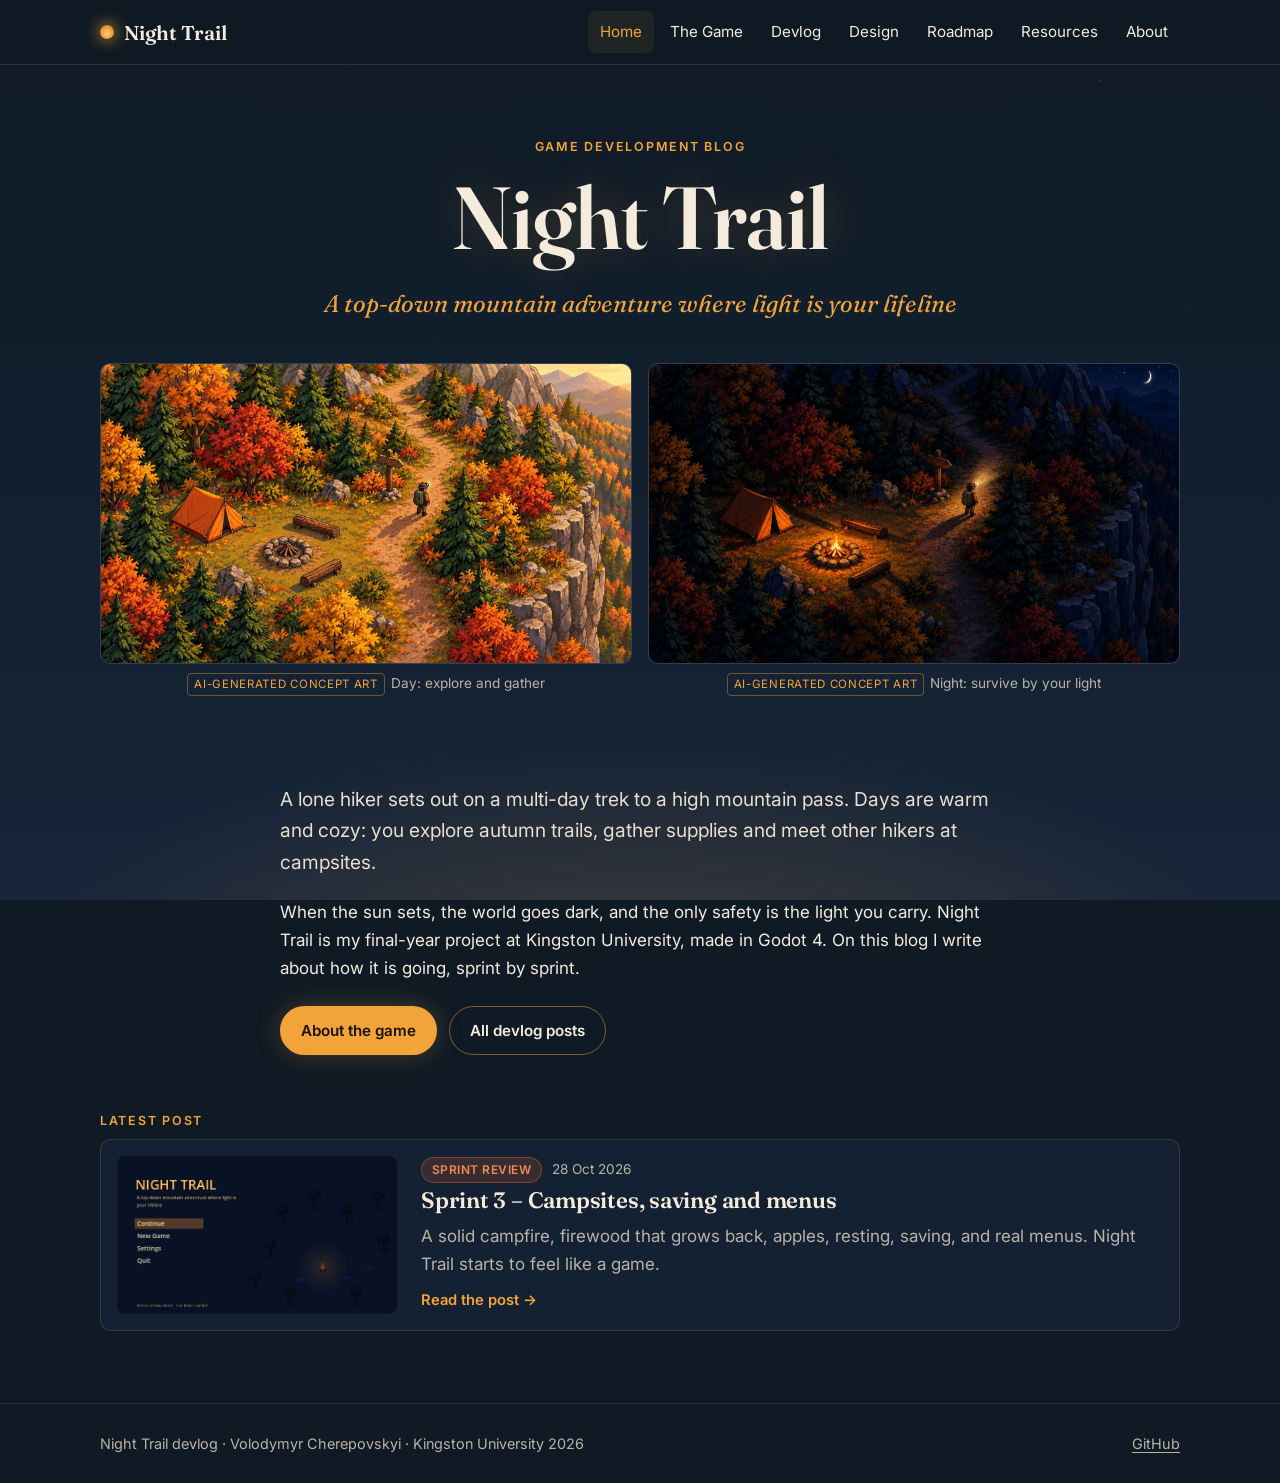
<file: index.html>
<!doctype html>
<html lang="en">
<head>
  <meta charset="utf-8">
  <meta name="viewport" content="width=device-width, initial-scale=1">
  <title>Night Trail — Devlog</title>
  <meta name="description" content="Progress blog for Night Trail, a top-down mountain adventure where light is your lifeline. Made in Godot 4.">
  <link rel="icon" href="assets/favicon.svg" type="image/svg+xml">
  <link rel="preconnect" href="https://fonts.googleapis.com">
  <link rel="preconnect" href="https://fonts.gstatic.com" crossorigin>
  <link rel="stylesheet" href="https://fonts.googleapis.com/css2?family=Fraunces:ital,opsz,wght@0,9..144,500;0,9..144,600;1,9..144,500&family=Inter:wght@400;600;700&display=swap">
  <link rel="stylesheet" href="assets/css/style.css">
</head>
<body>
  <a class="skip" href="#main">Skip to content</a>
  <header class="site-header">
    <div class="wrap">
      <a class="brand" href="index.html"><span class="brand-mark" aria-hidden="true"></span>Night Trail</a>
      <button class="nav-toggle" type="button" aria-expanded="false" aria-controls="nav">Menu</button>
      <nav class="nav" id="nav" aria-label="Main">
        <ul>
          <li><a href="index.html" aria-current="page">Home</a></li>
          <li><a href="game.html">The Game</a></li>
          <li><a href="devlog.html">Devlog</a></li>
          <li><a href="design.html">Design</a></li>
          <li><a href="roadmap.html">Roadmap</a></li>
          <li><a href="resources.html">Resources</a></li>
          <li><a href="about.html">About</a></li>
        </ul>
      </nav>
    </div>
  </header>

  <main id="main">
    <section class="hero wrap">
      <p class="eyebrow">Game development blog</p>
      <h1>Night Trail</h1>
      <p class="tagline">A top-down mountain adventure where light is your lifeline</p>

      <div class="day-night">
        <figure class="figure">
          <a class="zoom" href="media/game/day-concept.jpg" data-caption="Day: warm autumn trail and campsite. AI-generated concept art.">
            <img src="media/game/day-concept.jpg" width="1600" height="900" alt="Pixel-art autumn campsite next to a mountain trail in the daytime">
          </a>
          <figcaption><span class="ai-label">AI-generated concept art</span>Day: explore and gather</figcaption>
        </figure>
        <figure class="figure">
          <a class="zoom" href="media/game/night-concept.jpg" data-caption="Night: the same forest, lit only by fire. AI-generated concept art.">
            <img src="media/game/night-concept.jpg" width="1600" height="900" alt="The same mountain forest camp at night, lit by a campfire">
          </a>
          <figcaption><span class="ai-label">AI-generated concept art</span>Night: survive by your light</figcaption>
        </figure>
      </div>
    </section>

    <section class="narrow section">
      <p class="lead">A lone hiker sets out on a multi-day trek to a high mountain pass. Days are warm and cozy: you explore autumn trails, gather supplies and meet other hikers at campsites.</p>
      <p>When the sun sets, the world goes dark, and the only safety is the light you carry. Night Trail is my final-year project at Kingston University, made in Godot 4. On this blog I write about how it is going, sprint by sprint.</p>
      <div class="actions">
        <a class="btn btn-primary" href="game.html">About the game</a>
        <a class="btn btn-ghost" href="devlog.html">All devlog posts</a>
      </div>
    </section>

    <section class="wrap section">
      <p class="eyebrow">Latest post</p>
      <a class="post-card" href="posts/2026-10-28-sprint-3.html">
        <img src="media/sprint-3/menu-edited.png" width="1269" height="716" loading="lazy" alt="Night Trail main menu on a deep blue night with a small campfire">
        <div>
          <div class="meta"><span class="tag tag-sprint">Sprint review</span><time datetime="2026-10-28">28 Oct 2026</time></div>
          <h3>Sprint 3 – Campsites, saving and menus</h3>
          <p>A solid campfire, firewood that grows back, apples, resting, saving, and real menus. Night Trail starts to feel like a game.</p>
          <span class="more">Read the post →</span>
        </div>
      </a>
    </section>
  </main>

  <footer class="site-footer">
    <div class="wrap">
      <span>Night Trail devlog · Volodymyr Cherepovskyi · Kingston University 2026</span>
      <a href="https://github.com/vokamne">GitHub</a>
    </div>
  </footer>
  <script src="assets/js/main.js"></script>
</body>
</html>
</file>
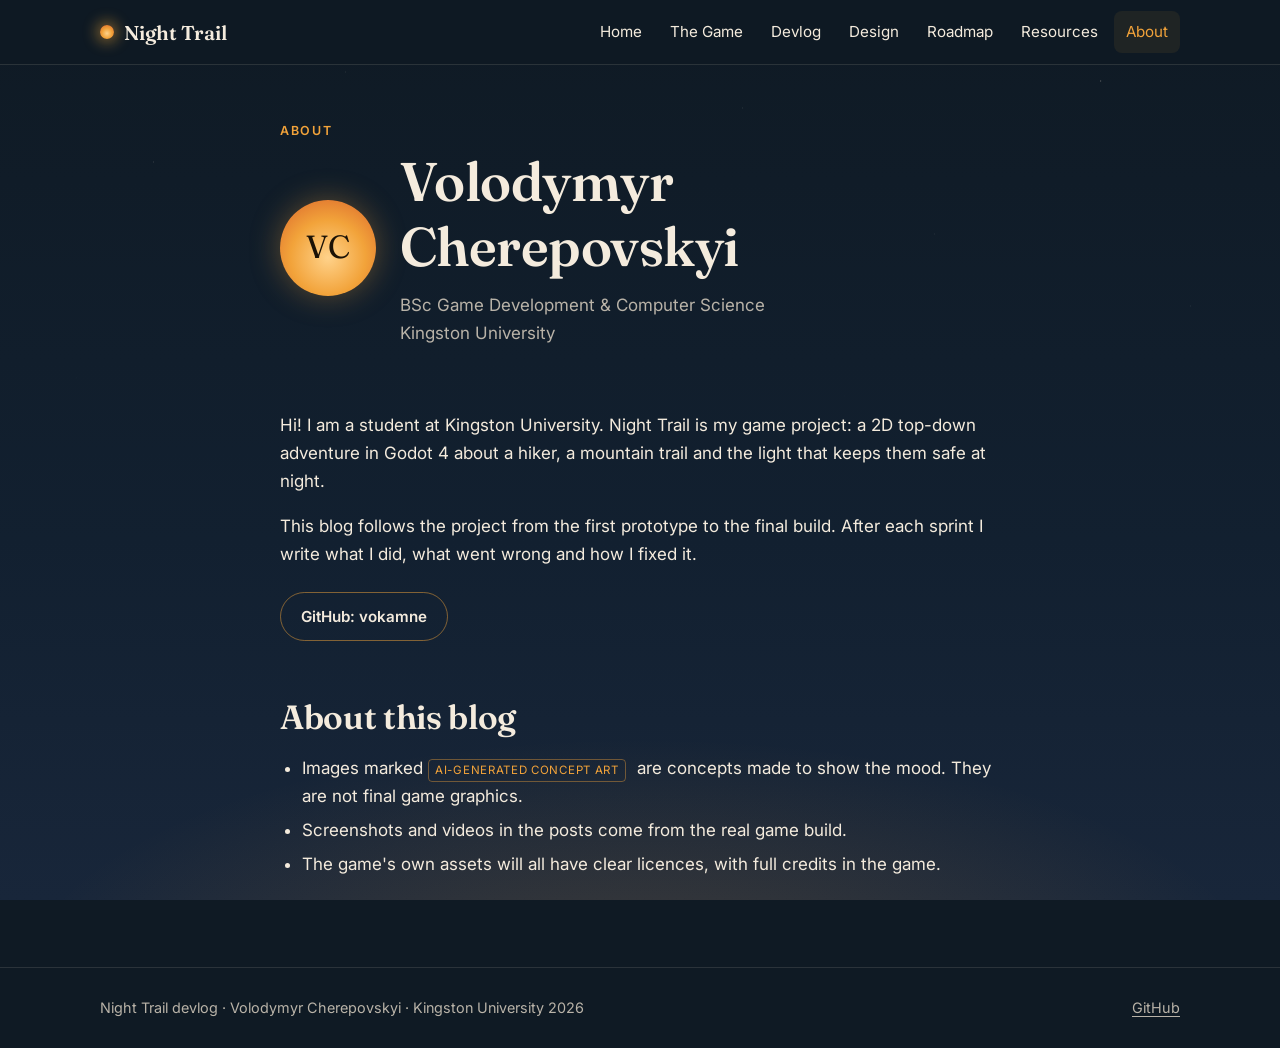
<file: about.html>
<!doctype html>
<html lang="en">
<head>
  <meta charset="utf-8">
  <meta name="viewport" content="width=device-width, initial-scale=1">
  <title>About — Night Trail</title>
  <meta name="description" content="About the developer of Night Trail.">
  <link rel="icon" href="assets/favicon.svg" type="image/svg+xml">
  <link rel="preconnect" href="https://fonts.googleapis.com">
  <link rel="preconnect" href="https://fonts.gstatic.com" crossorigin>
  <link rel="stylesheet" href="https://fonts.googleapis.com/css2?family=Fraunces:ital,opsz,wght@0,9..144,500;0,9..144,600;1,9..144,500&family=Inter:wght@400;600;700&display=swap">
  <link rel="stylesheet" href="assets/css/style.css">
</head>
<body>
  <a class="skip" href="#main">Skip to content</a>
  <header class="site-header">
    <div class="wrap">
      <a class="brand" href="index.html"><span class="brand-mark" aria-hidden="true"></span>Night Trail</a>
      <button class="nav-toggle" type="button" aria-expanded="false" aria-controls="nav">Menu</button>
      <nav class="nav" id="nav" aria-label="Main">
        <ul>
          <li><a href="index.html">Home</a></li>
          <li><a href="game.html">The Game</a></li>
          <li><a href="devlog.html">Devlog</a></li>
          <li><a href="design.html">Design</a></li>
          <li><a href="roadmap.html">Roadmap</a></li>
          <li><a href="resources.html">Resources</a></li>
          <li><a href="about.html" aria-current="page">About</a></li>
        </ul>
      </nav>
    </div>
  </header>

  <main id="main" class="narrow">
    <header class="page-head">
      <p class="eyebrow">About</p>
      <div class="profile">
        <div class="avatar" aria-hidden="true">VC</div>
        <div>
          <h1 style="margin-bottom:.2em">Volodymyr Cherepovskyi</h1>
          <p class="muted" style="margin:0">BSc Game Development &amp; Computer Science<br>Kingston University</p>
        </div>
      </div>
    </header>

    <section class="section">
      <p>Hi! I am a student at Kingston University. Night Trail is my game project: a 2D top-down adventure in Godot 4 about a hiker, a mountain trail and the light that keeps them safe at night.</p>
      <p>This blog follows the project from the first prototype to the final build. After each sprint I write what I did, what went wrong and how I fixed it.</p>
      <div class="actions">
        <a class="btn btn-ghost" href="https://github.com/vokamne">GitHub: vokamne</a>
      </div>
    </section>

    <section class="section">
      <h2>About this blog</h2>
      <ul>
        <li>Images marked <span class="ai-label">AI-generated concept art</span> are concepts made to show the mood. They are not final game graphics.</li>
        <li>Screenshots and videos in the posts come from the real game build.</li>
        <li>The game's own assets will all have clear licences, with full credits in the game.</li>
      </ul>
    </section>
  </main>

  <footer class="site-footer">
    <div class="wrap">
      <span>Night Trail devlog · Volodymyr Cherepovskyi · Kingston University 2026</span>
      <a href="https://github.com/vokamne">GitHub</a>
    </div>
  </footer>
  <script src="assets/js/main.js"></script>
</body>
</html>
</file>
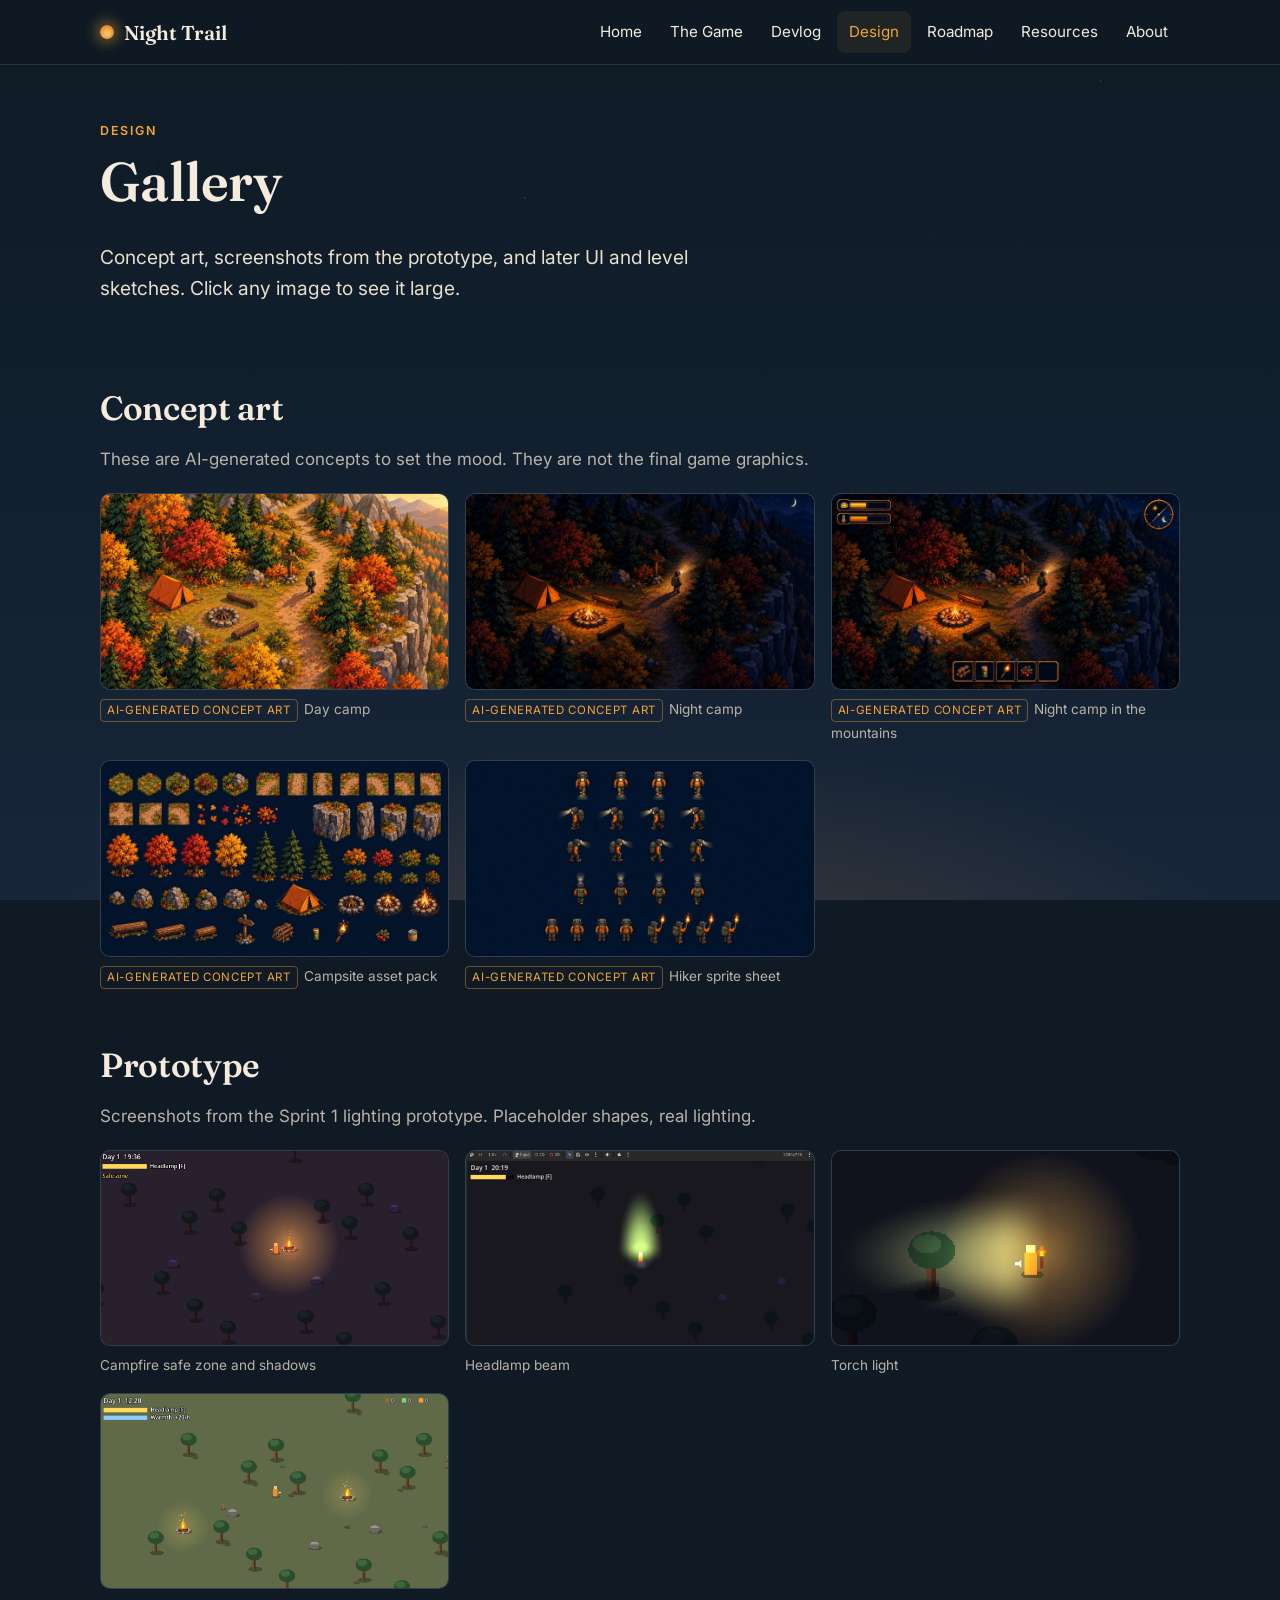
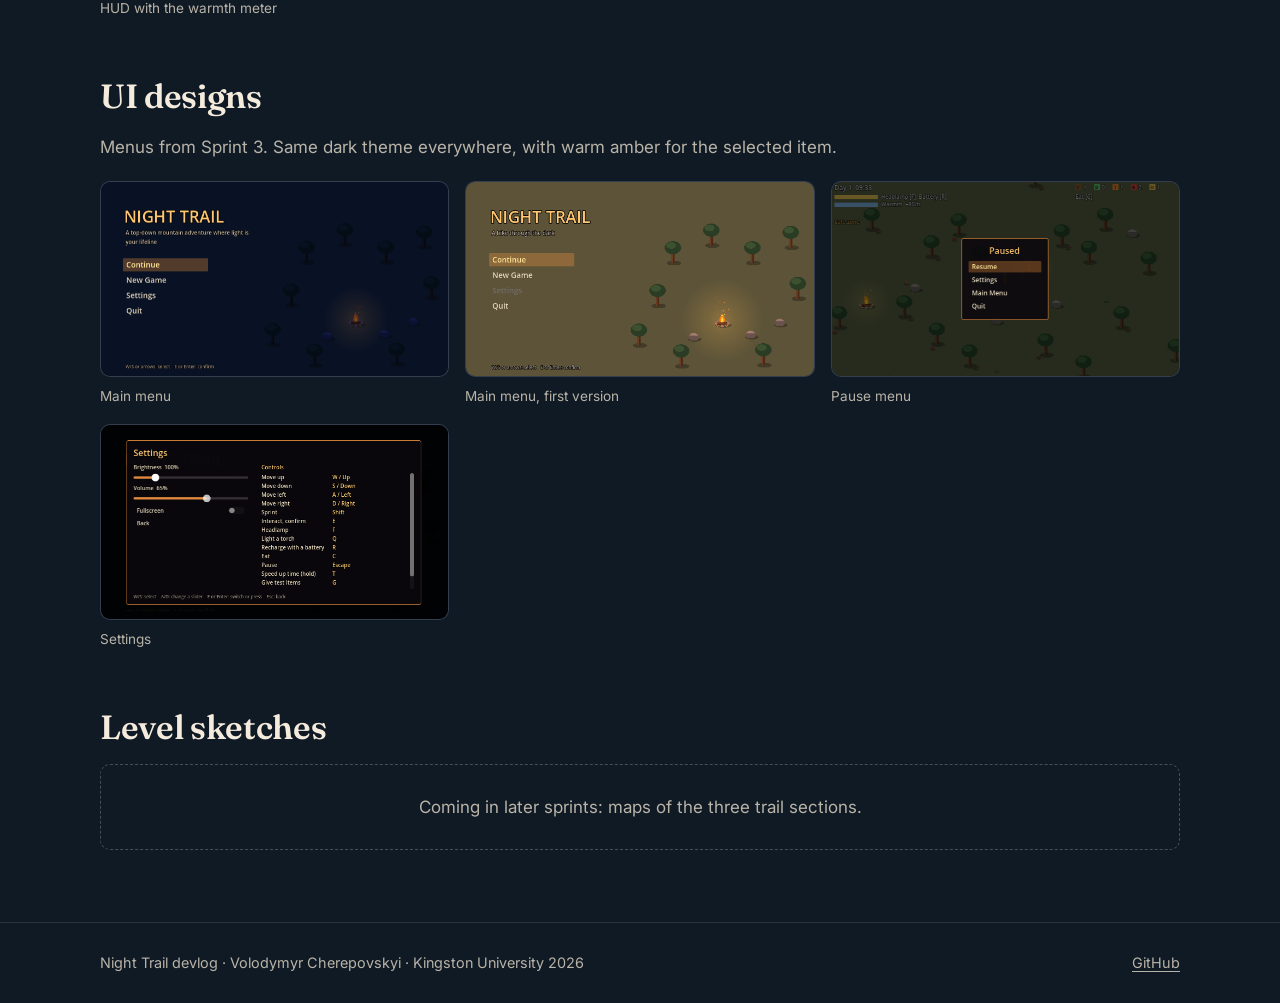
<file: design.html>
<!doctype html>
<html lang="en">
<head>
  <meta charset="utf-8">
  <meta name="viewport" content="width=device-width, initial-scale=1">
  <title>Design — Night Trail</title>
  <meta name="description" content="Concept art, prototype screenshots and design sketches for Night Trail.">
  <link rel="icon" href="assets/favicon.svg" type="image/svg+xml">
  <link rel="preconnect" href="https://fonts.googleapis.com">
  <link rel="preconnect" href="https://fonts.gstatic.com" crossorigin>
  <link rel="stylesheet" href="https://fonts.googleapis.com/css2?family=Fraunces:ital,opsz,wght@0,9..144,500;0,9..144,600;1,9..144,500&family=Inter:wght@400;600;700&display=swap">
  <link rel="stylesheet" href="assets/css/style.css">
</head>
<body>
  <a class="skip" href="#main">Skip to content</a>
  <header class="site-header">
    <div class="wrap">
      <a class="brand" href="index.html"><span class="brand-mark" aria-hidden="true"></span>Night Trail</a>
      <button class="nav-toggle" type="button" aria-expanded="false" aria-controls="nav">Menu</button>
      <nav class="nav" id="nav" aria-label="Main">
        <ul>
          <li><a href="index.html">Home</a></li>
          <li><a href="game.html">The Game</a></li>
          <li><a href="devlog.html">Devlog</a></li>
          <li><a href="design.html" aria-current="page">Design</a></li>
          <li><a href="roadmap.html">Roadmap</a></li>
          <li><a href="resources.html">Resources</a></li>
          <li><a href="about.html">About</a></li>
        </ul>
      </nav>
    </div>
  </header>

  <main id="main" class="wrap">
    <header class="page-head">
      <p class="eyebrow">Design</p>
      <h1>Gallery</h1>
      <p class="lead">Concept art, screenshots from the prototype, and later UI and level sketches. Click any image to see it large.</p>
    </header>

    <section class="section">
      <h2>Concept art</h2>
      <p class="muted">These are AI-generated concepts to set the mood. They are not the final game graphics.</p>
      <div class="gallery">
        <figure class="figure">
          <a class="zoom" href="media/game/day-concept.jpg" data-caption="Day concept: autumn camp by the mountain trail. AI-generated concept art.">
            <img src="media/game/day-concept.jpg" width="1600" height="900" loading="lazy" alt="Autumn camp by a mountain trail in daylight">
          </a>
          <figcaption><span class="ai-label">AI-generated concept art</span>Day camp</figcaption>
        </figure>
        <figure class="figure">
          <a class="zoom" href="media/game/night-concept.jpg" data-caption="Night concept: camp in the mountain forest. AI-generated concept art.">
            <img src="media/game/night-concept.jpg" width="1600" height="900" loading="lazy" alt="Camp in a mountain forest at night, lit by a fire">
          </a>
          <figcaption><span class="ai-label">AI-generated concept art</span>Night camp</figcaption>
        </figure>
        <figure class="figure">
          <a class="zoom" href="media/game/night-camp-concept.jpg" data-caption="Night camp in the mountains. AI-generated concept art.">
            <img src="media/game/night-camp-concept.jpg" width="1600" height="900" loading="lazy" alt="Night camp in the mountains">
          </a>
          <figcaption><span class="ai-label">AI-generated concept art</span>Night camp in the mountains</figcaption>
        </figure>
        <figure class="figure">
          <a class="zoom" href="media/game/asset-pack-concept.jpg" data-caption="Autumn pixel asset pack for the campsite. AI-generated concept art.">
            <img src="media/game/asset-pack-concept.jpg" width="1600" height="900" loading="lazy" alt="Autumn pixel-art asset sheet for a campsite">
          </a>
          <figcaption><span class="ai-label">AI-generated concept art</span>Campsite asset pack</figcaption>
        </figure>
        <figure class="figure">
          <a class="zoom" href="media/game/hiker-sprite-concept.jpg" data-caption="Hiker sprite sheet with headlamp and torch. AI-generated concept art.">
            <img src="media/game/hiker-sprite-concept.jpg" width="1600" height="900" loading="lazy" alt="Pixel-art sprite sheet of a hiker walking in four directions with a headlamp and a torch">
          </a>
          <figcaption><span class="ai-label">AI-generated concept art</span>Hiker sprite sheet</figcaption>
        </figure>
      </div>
    </section>

    <section class="section">
      <h2>Prototype</h2>
      <p class="muted">Screenshots from the Sprint 1 lighting prototype. Placeholder shapes, real lighting.</p>
      <div class="gallery">
        <figure class="figure">
          <a class="zoom" href="media/sprint-1/shadows-campfire.png" data-caption="Sprint 1: campfire safe zone and soft tree shadows.">
            <img src="media/sprint-1/shadows-campfire.png" width="1267" height="704" loading="lazy" alt="Hiker next to a campfire at night with soft tree shadows">
          </a>
          <figcaption>Campfire safe zone and shadows</figcaption>
        </figure>
        <figure class="figure">
          <a class="zoom" href="media/sprint-1/beam-warm.png" data-caption="Sprint 1: headlamp with a warmer light.">
            <img src="media/sprint-1/beam-warm.png" width="1286" height="786" loading="lazy" alt="Hiker with a warm headlamp beam at night">
          </a>
          <figcaption>Headlamp beam</figcaption>
        </figure>
        <figure class="figure">
          <a class="zoom" href="media/sprint-2/torch-fixed.png" data-caption="Sprint 2: torch light at night.">
            <img src="media/sprint-2/torch-fixed.png" width="440" height="282" loading="lazy" alt="Hiker holding a torch at night, soft warm light">
          </a>
          <figcaption>Torch light</figcaption>
        </figure>
        <figure class="figure">
          <a class="zoom" href="media/sprint-2/warmth-added.png" data-caption="Sprint 2: HUD with warmth meter and two campfires.">
            <img src="media/sprint-2/warmth-added.png" width="1275" height="711" loading="lazy" alt="Daytime scene with two campfires and the HUD with headlamp and warmth meters">
          </a>
          <figcaption>HUD with the warmth meter</figcaption>
        </figure>
      </div>
    </section>

    <section class="section">
      <h2>UI designs</h2>
      <p class="muted">Menus from Sprint 3. Same dark theme everywhere, with warm amber for the selected item.</p>
      <div class="gallery">
        <figure class="figure">
          <a class="zoom" href="media/sprint-3/menu-edited.png" data-caption="Main menu: deep blue night, the campfire is the only warm light.">
            <img src="media/sprint-3/menu-edited.png" width="1269" height="716" loading="lazy" alt="Main menu with Continue, New Game, Settings, Quit on a deep blue night">
          </a>
          <figcaption>Main menu</figcaption>
        </figure>
        <figure class="figure">
          <a class="zoom" href="media/sprint-3/menu-added.png" data-caption="Main menu, first version: looked like a cloudy day.">
            <img src="media/sprint-3/menu-added.png" width="1271" height="714" loading="lazy" alt="First version of the main menu with a grey-green background">
          </a>
          <figcaption>Main menu, first version</figcaption>
        </figure>
        <figure class="figure">
          <a class="zoom" href="media/sprint-3/menu-in-game.png" data-caption="Pause menu: Resume, Settings, Main Menu, Quit.">
            <img src="media/sprint-3/menu-in-game.png" width="1278" height="718" loading="lazy" alt="Pause menu over the game: Resume, Settings, Main Menu, Quit">
          </a>
          <figcaption>Pause menu</figcaption>
        </figure>
        <figure class="figure">
          <a class="zoom" href="media/sprint-3/settings-added.png" data-caption="Settings: brightness, volume, fullscreen and the list of controls.">
            <img src="media/sprint-3/settings-added.png" width="1271" height="714" loading="lazy" alt="Settings screen with brightness and volume sliders, fullscreen switch and a list of controls">
          </a>
          <figcaption>Settings</figcaption>
        </figure>
      </div>
    </section>

    <section class="section">
      <h2>Level sketches</h2>
      <div class="placeholder">Coming in later sprints: maps of the three trail sections.</div>
    </section>
  </main>

  <footer class="site-footer">
    <div class="wrap">
      <span>Night Trail devlog · Volodymyr Cherepovskyi · Kingston University 2026</span>
      <a href="https://github.com/vokamne">GitHub</a>
    </div>
  </footer>
  <script src="assets/js/main.js"></script>
</body>
</html>
</file>
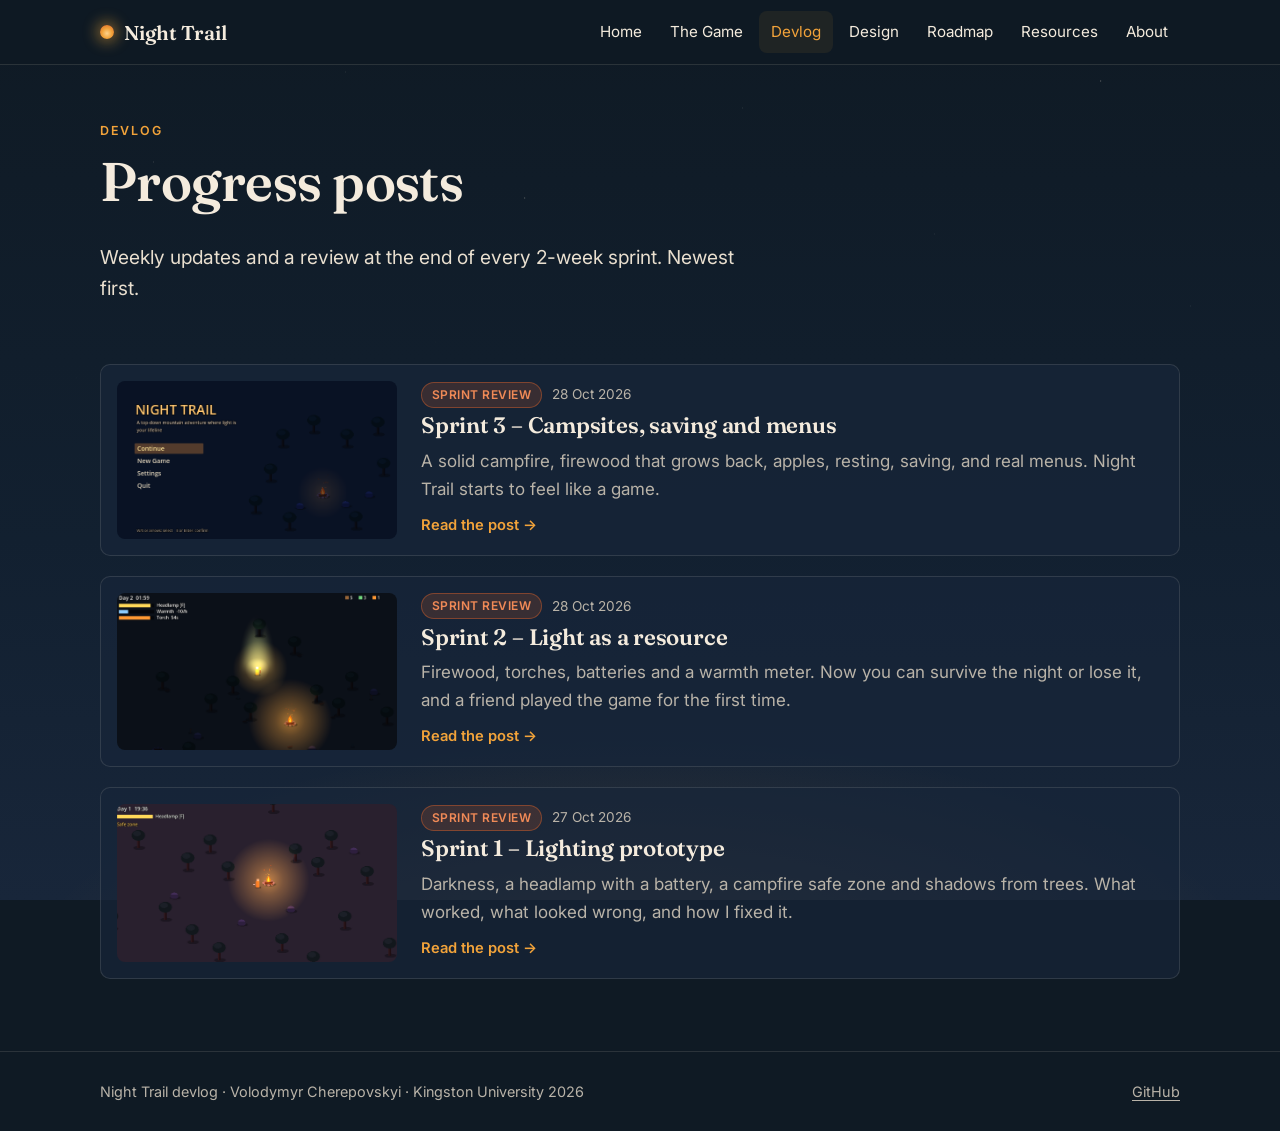
<file: devlog.html>
<!doctype html>
<html lang="en">
<head>
  <meta charset="utf-8">
  <meta name="viewport" content="width=device-width, initial-scale=1">
  <title>Devlog — Night Trail</title>
  <meta name="description" content="Weekly updates and sprint reviews for Night Trail.">
  <link rel="icon" href="assets/favicon.svg" type="image/svg+xml">
  <link rel="preconnect" href="https://fonts.googleapis.com">
  <link rel="preconnect" href="https://fonts.gstatic.com" crossorigin>
  <link rel="stylesheet" href="https://fonts.googleapis.com/css2?family=Fraunces:ital,opsz,wght@0,9..144,500;0,9..144,600;1,9..144,500&family=Inter:wght@400;600;700&display=swap">
  <link rel="stylesheet" href="assets/css/style.css">
</head>
<body>
  <a class="skip" href="#main">Skip to content</a>
  <header class="site-header">
    <div class="wrap">
      <a class="brand" href="index.html"><span class="brand-mark" aria-hidden="true"></span>Night Trail</a>
      <button class="nav-toggle" type="button" aria-expanded="false" aria-controls="nav">Menu</button>
      <nav class="nav" id="nav" aria-label="Main">
        <ul>
          <li><a href="index.html">Home</a></li>
          <li><a href="game.html">The Game</a></li>
          <li><a href="devlog.html" aria-current="page">Devlog</a></li>
          <li><a href="design.html">Design</a></li>
          <li><a href="roadmap.html">Roadmap</a></li>
          <li><a href="resources.html">Resources</a></li>
          <li><a href="about.html">About</a></li>
        </ul>
      </nav>
    </div>
  </header>

  <main id="main" class="wrap">
    <header class="page-head">
      <p class="eyebrow">Devlog</p>
      <h1>Progress posts</h1>
      <p class="lead">Weekly updates and a review at the end of every 2-week sprint. Newest first.</p>
    </header>

    <!-- New posts go at the top of this list -->
    <div class="post-list">
      <a class="post-card" href="posts/2026-10-28-sprint-3.html">
        <img src="media/sprint-3/menu-edited.png" width="1269" height="716" loading="lazy" alt="Night Trail main menu on a deep blue night with a small campfire">
        <div>
          <div class="meta"><span class="tag tag-sprint">Sprint review</span><time datetime="2026-10-28">28 Oct 2026</time></div>
          <h3>Sprint 3 – Campsites, saving and menus</h3>
          <p>A solid campfire, firewood that grows back, apples, resting, saving, and real menus. Night Trail starts to feel like a game.</p>
          <span class="more">Read the post →</span>
        </div>
      </a>
      <a class="post-card" href="posts/2026-10-28-sprint-2.html">
        <img src="media/sprint-2/torch-overexposed.png" width="1273" height="714" loading="lazy" alt="Prototype screenshot: hiker with a torch at night near a campfire">
        <div>
          <div class="meta"><span class="tag tag-sprint">Sprint review</span><time datetime="2026-10-28">28 Oct 2026</time></div>
          <h3>Sprint 2 – Light as a resource</h3>
          <p>Firewood, torches, batteries and a warmth meter. Now you can survive the night or lose it, and a friend played the game for the first time.</p>
          <span class="more">Read the post →</span>
        </div>
      </a>
      <a class="post-card" href="posts/2026-10-27-sprint-1.html">
        <img src="media/sprint-1/shadows-campfire.png" width="1267" height="704" loading="lazy" alt="Prototype screenshot: hiker next to a campfire at night, trees casting soft shadows">
        <div>
          <div class="meta"><span class="tag tag-sprint">Sprint review</span><time datetime="2026-10-27">27 Oct 2026</time></div>
          <h3>Sprint 1 – Lighting prototype</h3>
          <p>Darkness, a headlamp with a battery, a campfire safe zone and shadows from trees. What worked, what looked wrong, and how I fixed it.</p>
          <span class="more">Read the post →</span>
        </div>
      </a>
    </div>
  </main>

  <footer class="site-footer">
    <div class="wrap">
      <span>Night Trail devlog · Volodymyr Cherepovskyi · Kingston University 2026</span>
      <a href="https://github.com/vokamne">GitHub</a>
    </div>
  </footer>
  <script src="assets/js/main.js"></script>
</body>
</html>
</file>
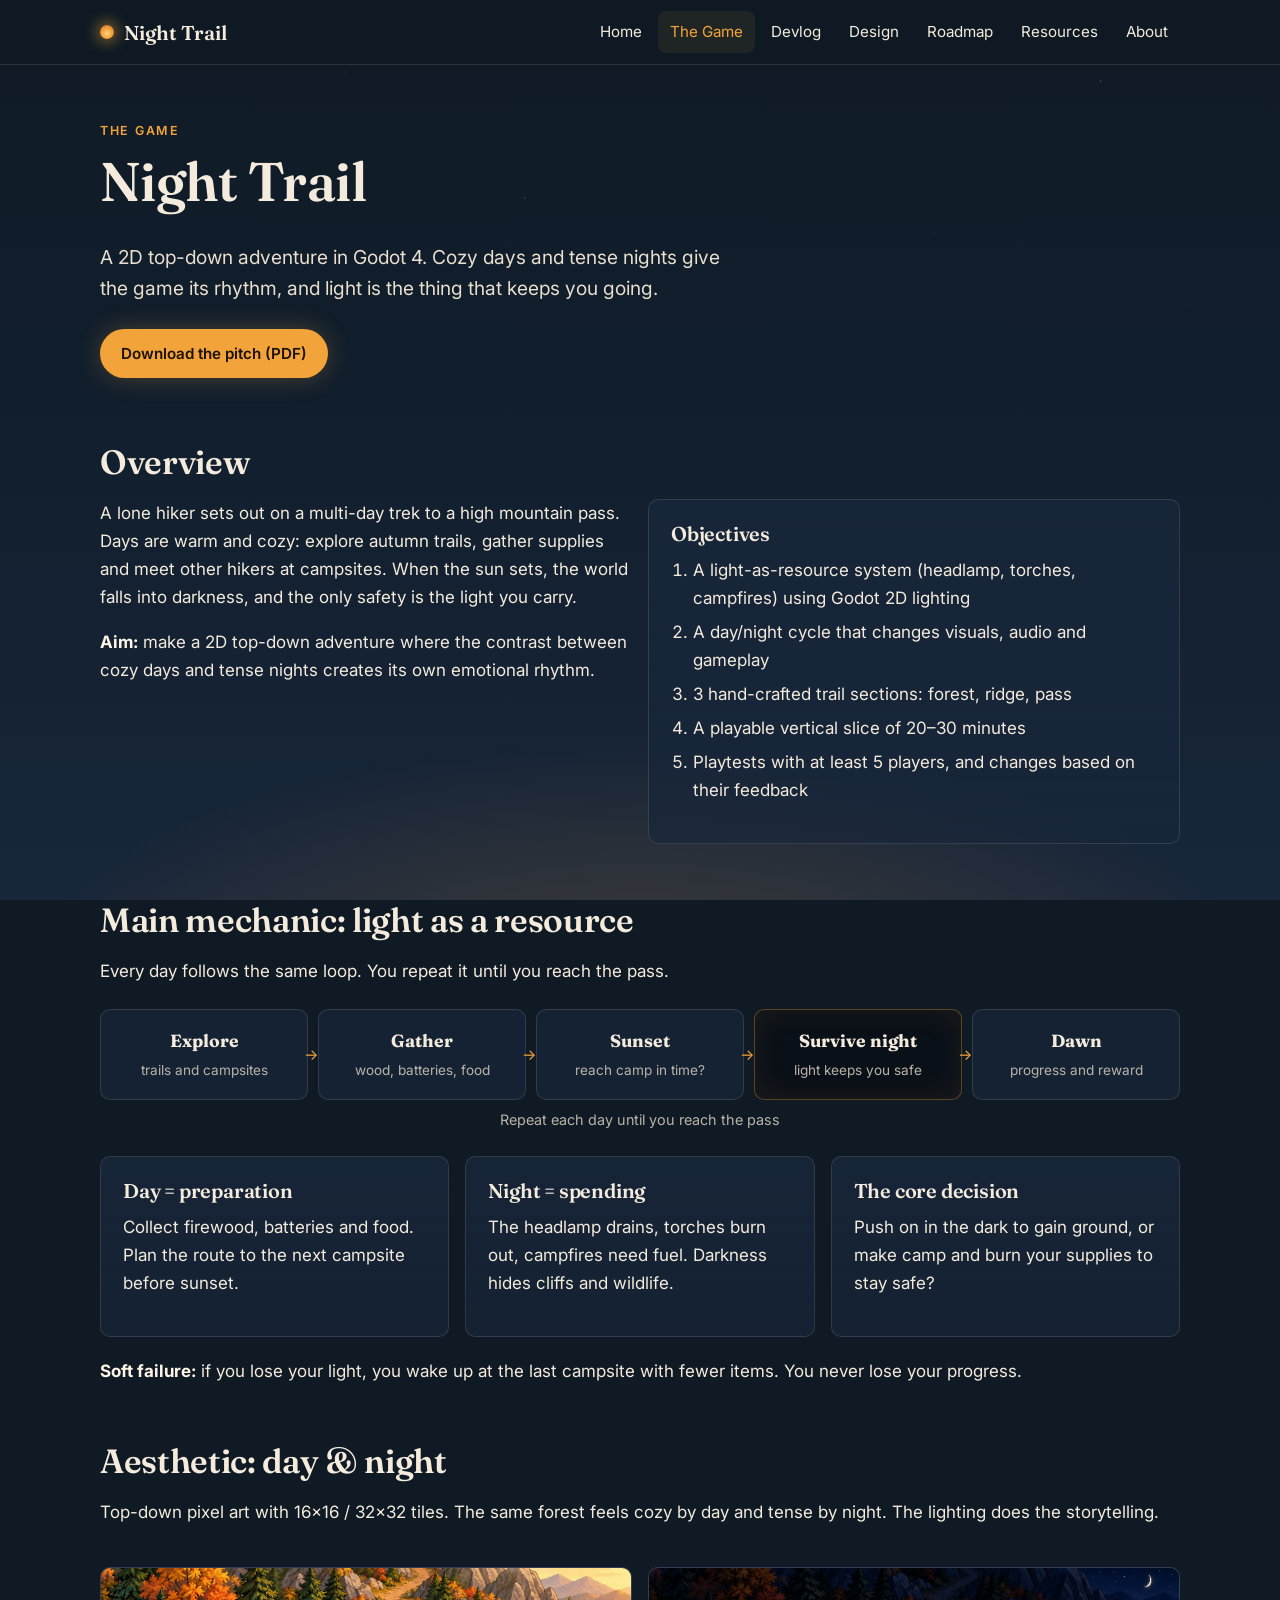
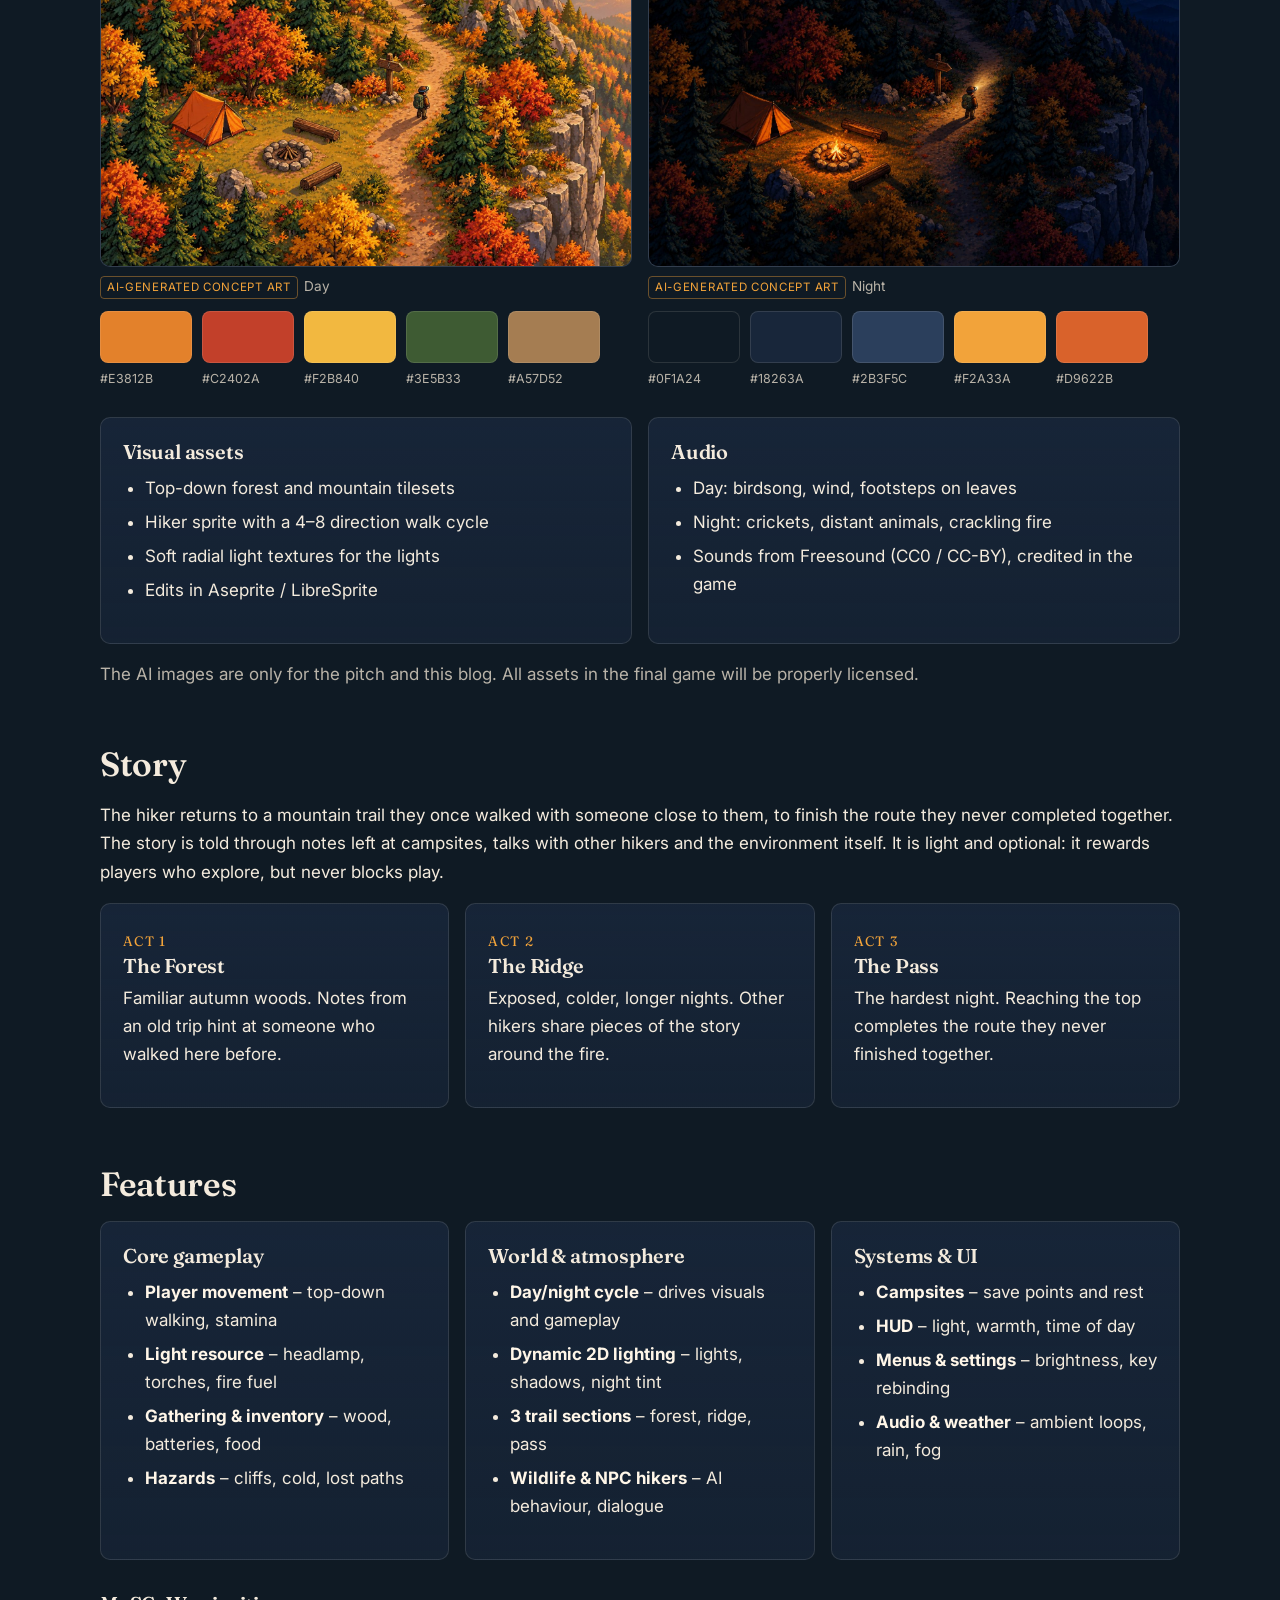
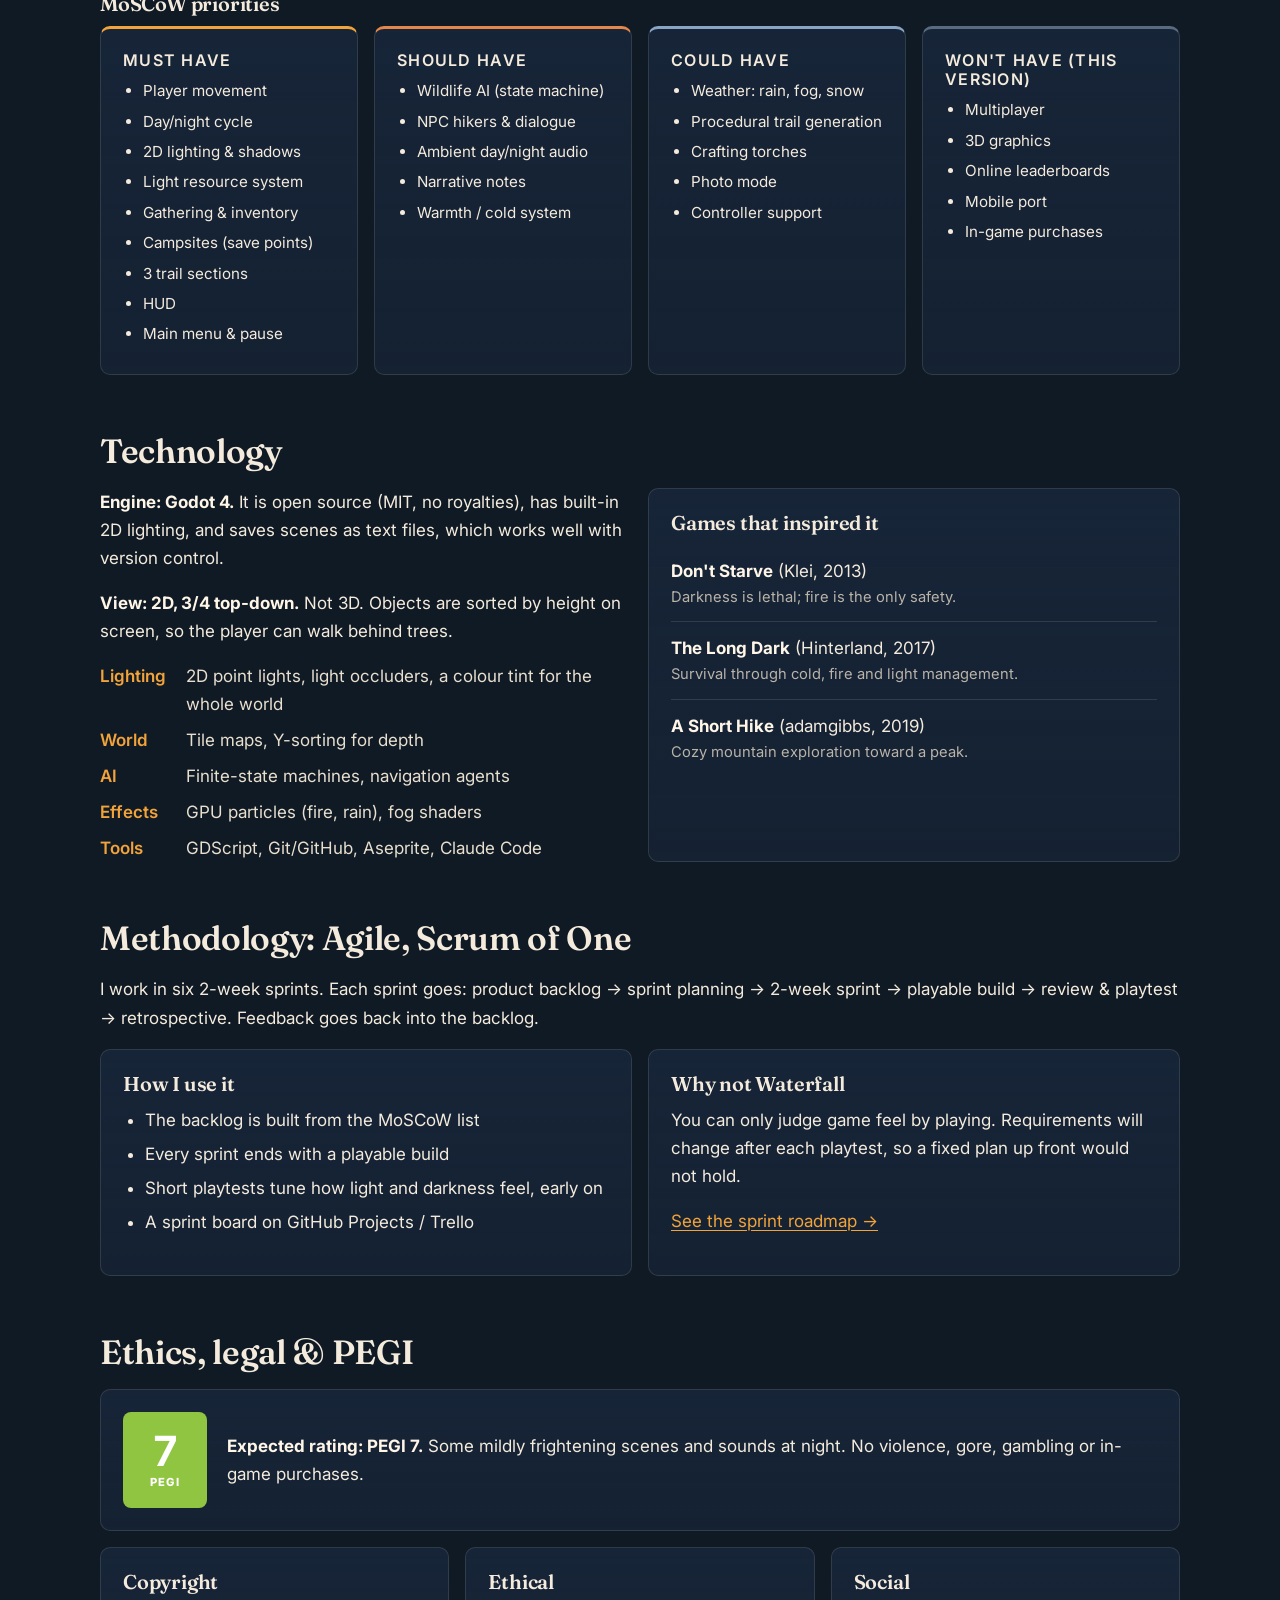
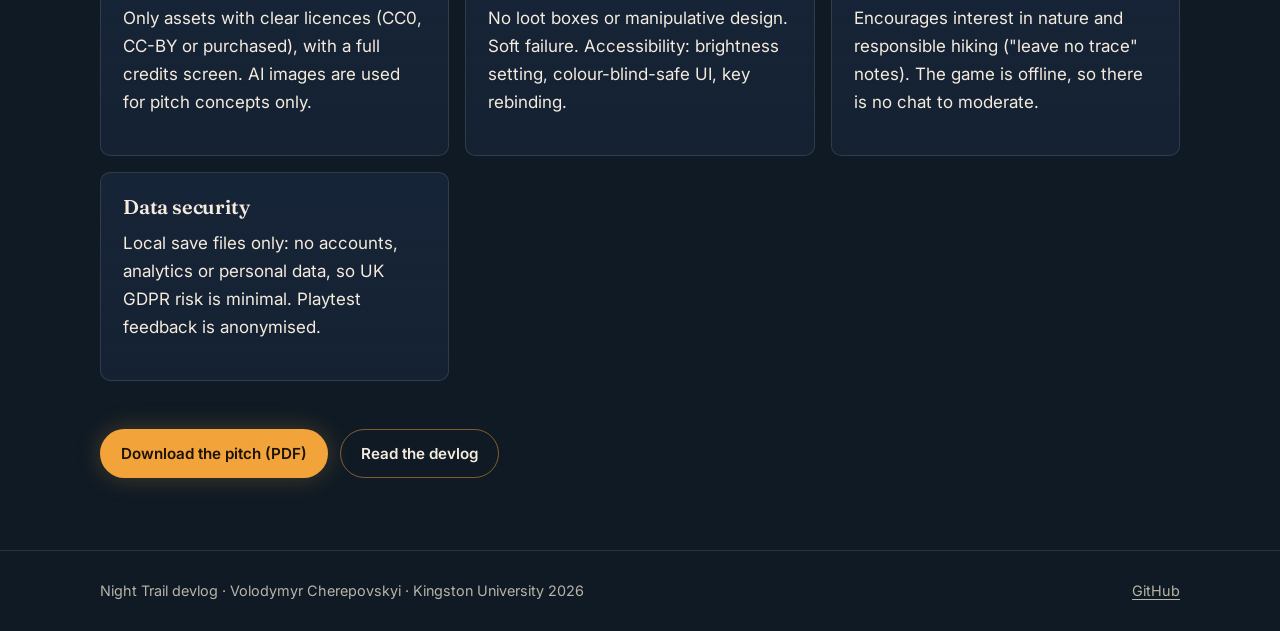
<file: game.html>
<!doctype html>
<html lang="en">
<head>
  <meta charset="utf-8">
  <meta name="viewport" content="width=device-width, initial-scale=1">
  <title>The Game — Night Trail</title>
  <meta name="description" content="Night Trail: overview, core mechanic, aesthetic, story, features, technology, methodology and ethics.">
  <link rel="icon" href="assets/favicon.svg" type="image/svg+xml">
  <link rel="preconnect" href="https://fonts.googleapis.com">
  <link rel="preconnect" href="https://fonts.gstatic.com" crossorigin>
  <link rel="stylesheet" href="https://fonts.googleapis.com/css2?family=Fraunces:ital,opsz,wght@0,9..144,500;0,9..144,600;1,9..144,500&family=Inter:wght@400;600;700&display=swap">
  <link rel="stylesheet" href="assets/css/style.css">
</head>
<body>
  <a class="skip" href="#main">Skip to content</a>
  <header class="site-header">
    <div class="wrap">
      <a class="brand" href="index.html"><span class="brand-mark" aria-hidden="true"></span>Night Trail</a>
      <button class="nav-toggle" type="button" aria-expanded="false" aria-controls="nav">Menu</button>
      <nav class="nav" id="nav" aria-label="Main">
        <ul>
          <li><a href="index.html">Home</a></li>
          <li><a href="game.html" aria-current="page">The Game</a></li>
          <li><a href="devlog.html">Devlog</a></li>
          <li><a href="design.html">Design</a></li>
          <li><a href="roadmap.html">Roadmap</a></li>
          <li><a href="resources.html">Resources</a></li>
          <li><a href="about.html">About</a></li>
        </ul>
      </nav>
    </div>
  </header>

  <main id="main" class="wrap">
    <header class="page-head">
      <p class="eyebrow">The Game</p>
      <h1>Night Trail</h1>
      <p class="lead">A 2D top-down adventure in Godot 4. Cozy days and tense nights give the game its rhythm, and light is the thing that keeps you going.</p>
      <div class="actions">
        <a class="btn btn-primary" href="source/Night_Trail_Pitch.pdf" download>Download the pitch (PDF)</a>
      </div>
    </header>

    <!-- Overview -->
    <section class="section">
      <h2>Overview</h2>
      <div class="grid grid-2">
        <div>
          <p>A lone hiker sets out on a multi-day trek to a high mountain pass. Days are warm and cozy: explore autumn trails, gather supplies and meet other hikers at campsites. When the sun sets, the world falls into darkness, and the only safety is the light you carry.</p>
          <p><strong>Aim:</strong> make a 2D top-down adventure where the contrast between cozy days and tense nights creates its own emotional rhythm.</p>
        </div>
        <div class="card">
          <h3>Objectives</h3>
          <ol>
            <li>A light-as-resource system (headlamp, torches, campfires) using Godot 2D lighting</li>
            <li>A day/night cycle that changes visuals, audio and gameplay</li>
            <li>3 hand-crafted trail sections: forest, ridge, pass</li>
            <li>A playable vertical slice of 20–30 minutes</li>
            <li>Playtests with at least 5 players, and changes based on their feedback</li>
          </ol>
        </div>
      </div>
    </section>

    <!-- Core mechanic -->
    <section class="section">
      <h2>Main mechanic: light as a resource</h2>
      <p>Every day follows the same loop. You repeat it until you reach the pass.</p>
      <div class="loop" role="list">
        <div class="step" role="listitem"><strong>Explore</strong><span>trails and campsites</span></div>
        <div class="step" role="listitem"><strong>Gather</strong><span>wood, batteries, food</span></div>
        <div class="step" role="listitem"><strong>Sunset</strong><span>reach camp in time?</span></div>
        <div class="step night" role="listitem"><strong>Survive night</strong><span>light keeps you safe</span></div>
        <div class="step" role="listitem"><strong>Dawn</strong><span>progress and reward</span></div>
      </div>
      <p class="loop-note">Repeat each day until you reach the pass</p>

      <div class="grid grid-3" style="margin-top:24px">
        <div class="card">
          <h3>Day = preparation</h3>
          <p>Collect firewood, batteries and food. Plan the route to the next campsite before sunset.</p>
        </div>
        <div class="card">
          <h3>Night = spending</h3>
          <p>The headlamp drains, torches burn out, campfires need fuel. Darkness hides cliffs and wildlife.</p>
        </div>
        <div class="card">
          <h3>The core decision</h3>
          <p>Push on in the dark to gain ground, or make camp and burn your supplies to stay safe?</p>
        </div>
      </div>
      <p style="margin-top:20px"><strong>Soft failure:</strong> if you lose your light, you wake up at the last campsite with fewer items. You never lose your progress.</p>
    </section>

    <!-- Aesthetic -->
    <section class="section">
      <h2>Aesthetic: day &amp; night</h2>
      <p>Top-down pixel art with 16×16 / 32×32 tiles. The same forest feels cozy by day and tense by night. The lighting does the storytelling.</p>
      <div class="day-night">
        <figure class="figure">
          <a class="zoom" href="media/game/day-concept.jpg" data-caption="Day concept. AI-generated concept art.">
            <img src="media/game/day-concept.jpg" width="1600" height="900" loading="lazy" alt="Autumn campsite by a mountain trail in daylight">
          </a>
          <figcaption><span class="ai-label">AI-generated concept art</span>Day</figcaption>
          <div class="palette" aria-label="Day palette">
            <div class="swatch"><i style="background:#E3812B"></i>#E3812B</div>
            <div class="swatch"><i style="background:#C2402A"></i>#C2402A</div>
            <div class="swatch"><i style="background:#F2B840"></i>#F2B840</div>
            <div class="swatch"><i style="background:#3E5B33"></i>#3E5B33</div>
            <div class="swatch"><i style="background:#A57D52"></i>#A57D52</div>
          </div>
        </figure>
        <figure class="figure">
          <a class="zoom" href="media/game/night-concept.jpg" data-caption="Night concept. AI-generated concept art.">
            <img src="media/game/night-concept.jpg" width="1600" height="900" loading="lazy" alt="The same campsite at night, lit by a campfire">
          </a>
          <figcaption><span class="ai-label">AI-generated concept art</span>Night</figcaption>
          <div class="palette" aria-label="Night palette">
            <div class="swatch"><i style="background:#0F1A24"></i>#0F1A24</div>
            <div class="swatch"><i style="background:#18263A"></i>#18263A</div>
            <div class="swatch"><i style="background:#2B3F5C"></i>#2B3F5C</div>
            <div class="swatch"><i style="background:#F2A33A"></i>#F2A33A</div>
            <div class="swatch"><i style="background:#D9622B"></i>#D9622B</div>
          </div>
        </figure>
      </div>

      <div class="grid grid-2" style="margin-top:28px">
        <div class="card">
          <h3>Visual assets</h3>
          <ul>
            <li>Top-down forest and mountain tilesets</li>
            <li>Hiker sprite with a 4–8 direction walk cycle</li>
            <li>Soft radial light textures for the lights</li>
            <li>Edits in Aseprite / LibreSprite</li>
          </ul>
        </div>
        <div class="card">
          <h3>Audio</h3>
          <ul>
            <li>Day: birdsong, wind, footsteps on leaves</li>
            <li>Night: crickets, distant animals, crackling fire</li>
            <li>Sounds from Freesound (CC0 / CC-BY), credited in the game</li>
          </ul>
        </div>
      </div>
      <p class="muted" style="margin-top:16px">The AI images are only for the pitch and this blog. All assets in the final game will be properly licensed.</p>
    </section>

    <!-- Story -->
    <section class="section">
      <h2>Story</h2>
      <p>The hiker returns to a mountain trail they once walked with someone close to them, to finish the route they never completed together. The story is told through notes left at campsites, talks with other hikers and the environment itself. It is light and optional: it rewards players who explore, but never blocks play.</p>
      <div class="grid grid-3 acts">
        <div class="card act">
          <span class="num">Act 1</span>
          <h3>The Forest</h3>
          <p>Familiar autumn woods. Notes from an old trip hint at someone who walked here before.</p>
        </div>
        <div class="card act">
          <span class="num">Act 2</span>
          <h3>The Ridge</h3>
          <p>Exposed, colder, longer nights. Other hikers share pieces of the story around the fire.</p>
        </div>
        <div class="card act">
          <span class="num">Act 3</span>
          <h3>The Pass</h3>
          <p>The hardest night. Reaching the top completes the route they never finished together.</p>
        </div>
      </div>
    </section>

    <!-- Features -->
    <section class="section">
      <h2>Features</h2>
      <div class="grid grid-3">
        <div class="card">
          <h3>Core gameplay</h3>
          <ul>
            <li><strong>Player movement</strong> – top-down walking, stamina</li>
            <li><strong>Light resource</strong> – headlamp, torches, fire fuel</li>
            <li><strong>Gathering &amp; inventory</strong> – wood, batteries, food</li>
            <li><strong>Hazards</strong> – cliffs, cold, lost paths</li>
          </ul>
        </div>
        <div class="card">
          <h3>World &amp; atmosphere</h3>
          <ul>
            <li><strong>Day/night cycle</strong> – drives visuals and gameplay</li>
            <li><strong>Dynamic 2D lighting</strong> – lights, shadows, night tint</li>
            <li><strong>3 trail sections</strong> – forest, ridge, pass</li>
            <li><strong>Wildlife &amp; NPC hikers</strong> – AI behaviour, dialogue</li>
          </ul>
        </div>
        <div class="card">
          <h3>Systems &amp; UI</h3>
          <ul>
            <li><strong>Campsites</strong> – save points and rest</li>
            <li><strong>HUD</strong> – light, warmth, time of day</li>
            <li><strong>Menus &amp; settings</strong> – brightness, key rebinding</li>
            <li><strong>Audio &amp; weather</strong> – ambient loops, rain, fog</li>
          </ul>
        </div>
      </div>

      <h3>MoSCoW priorities</h3>
      <div class="grid grid-4 moscow">
        <div class="card must">
          <h3>Must have</h3>
          <ul>
            <li>Player movement</li>
            <li>Day/night cycle</li>
            <li>2D lighting &amp; shadows</li>
            <li>Light resource system</li>
            <li>Gathering &amp; inventory</li>
            <li>Campsites (save points)</li>
            <li>3 trail sections</li>
            <li>HUD</li>
            <li>Main menu &amp; pause</li>
          </ul>
        </div>
        <div class="card should">
          <h3>Should have</h3>
          <ul>
            <li>Wildlife AI (state machine)</li>
            <li>NPC hikers &amp; dialogue</li>
            <li>Ambient day/night audio</li>
            <li>Narrative notes</li>
            <li>Warmth / cold system</li>
          </ul>
        </div>
        <div class="card could">
          <h3>Could have</h3>
          <ul>
            <li>Weather: rain, fog, snow</li>
            <li>Procedural trail generation</li>
            <li>Crafting torches</li>
            <li>Photo mode</li>
            <li>Controller support</li>
          </ul>
        </div>
        <div class="card wont">
          <h3>Won't have (this version)</h3>
          <ul>
            <li>Multiplayer</li>
            <li>3D graphics</li>
            <li>Online leaderboards</li>
            <li>Mobile port</li>
            <li>In-game purchases</li>
          </ul>
        </div>
      </div>
    </section>

    <!-- Technology -->
    <section class="section">
      <h2>Technology</h2>
      <div class="grid grid-2">
        <div>
          <p><strong>Engine: Godot 4.</strong> It is open source (MIT, no royalties), has built-in 2D lighting, and saves scenes as text files, which works well with version control.</p>
          <p><strong>View: 2D, 3/4 top-down.</strong> Not 3D. Objects are sorted by height on screen, so the player can walk behind trees.</p>
          <dl class="tech">
            <dt>Lighting</dt><dd>2D point lights, light occluders, a colour tint for the whole world</dd>
            <dt>World</dt><dd>Tile maps, Y-sorting for depth</dd>
            <dt>AI</dt><dd>Finite-state machines, navigation agents</dd>
            <dt>Effects</dt><dd>GPU particles (fire, rain), fog shaders</dd>
            <dt>Tools</dt><dd>GDScript, Git/GitHub, Aseprite, Claude Code</dd>
          </dl>
        </div>
        <div class="card">
          <h3>Games that inspired it</h3>
          <ul class="link-list">
            <li><strong>Don't Starve</strong> (Klei, 2013)<span class="desc">Darkness is lethal; fire is the only safety.</span></li>
            <li><strong>The Long Dark</strong> (Hinterland, 2017)<span class="desc">Survival through cold, fire and light management.</span></li>
            <li><strong>A Short Hike</strong> (adamgibbs, 2019)<span class="desc">Cozy mountain exploration toward a peak.</span></li>
          </ul>
        </div>
      </div>
    </section>

    <!-- Methodology -->
    <section class="section">
      <h2>Methodology: Agile, Scrum of One</h2>
      <p>I work in six 2-week sprints. Each sprint goes: product backlog → sprint planning → 2-week sprint → playable build → review &amp; playtest → retrospective. Feedback goes back into the backlog.</p>
      <div class="grid grid-2">
        <div class="card">
          <h3>How I use it</h3>
          <ul>
            <li>The backlog is built from the MoSCoW list</li>
            <li>Every sprint ends with a playable build</li>
            <li>Short playtests tune how light and darkness feel, early on</li>
            <li>A sprint board on GitHub Projects / Trello</li>
          </ul>
        </div>
        <div class="card">
          <h3>Why not Waterfall</h3>
          <p>You can only judge game feel by playing. Requirements will change after each playtest, so a fixed plan up front would not hold.</p>
          <p style="margin:0"><a href="roadmap.html">See the sprint roadmap →</a></p>
        </div>
      </div>
    </section>

    <!-- Ethics -->
    <section class="section">
      <h2>Ethics, legal &amp; PEGI</h2>
      <div class="card pegi" style="margin-bottom:16px">
        <div class="pegi-badge" aria-label="PEGI 7"><b>7</b><small>PEGI</small></div>
        <p style="margin:0"><strong>Expected rating: PEGI 7.</strong> Some mildly frightening scenes and sounds at night. No violence, gore, gambling or in-game purchases.</p>
      </div>
      <div class="grid grid-2">
        <div class="card">
          <h3>Copyright</h3>
          <p>Only assets with clear licences (CC0, CC-BY or purchased), with a full credits screen. AI images are used for pitch concepts only.</p>
        </div>
        <div class="card">
          <h3>Ethical</h3>
          <p>No loot boxes or manipulative design. Soft failure. Accessibility: brightness setting, colour-blind-safe UI, key rebinding.</p>
        </div>
        <div class="card">
          <h3>Social</h3>
          <p>Encourages interest in nature and responsible hiking ("leave no trace" notes). The game is offline, so there is no chat to moderate.</p>
        </div>
        <div class="card">
          <h3>Data security</h3>
          <p>Local save files only: no accounts, analytics or personal data, so UK GDPR risk is minimal. Playtest feedback is anonymised.</p>
        </div>
      </div>
    </section>

    <div class="actions" style="margin-top:48px">
      <a class="btn btn-primary" href="source/Night_Trail_Pitch.pdf" download>Download the pitch (PDF)</a>
      <a class="btn btn-ghost" href="devlog.html">Read the devlog</a>
    </div>
  </main>

  <footer class="site-footer">
    <div class="wrap">
      <span>Night Trail devlog · Volodymyr Cherepovskyi · Kingston University 2026</span>
      <a href="https://github.com/vokamne">GitHub</a>
    </div>
  </footer>
  <script src="assets/js/main.js"></script>
</body>
</html>
</file>
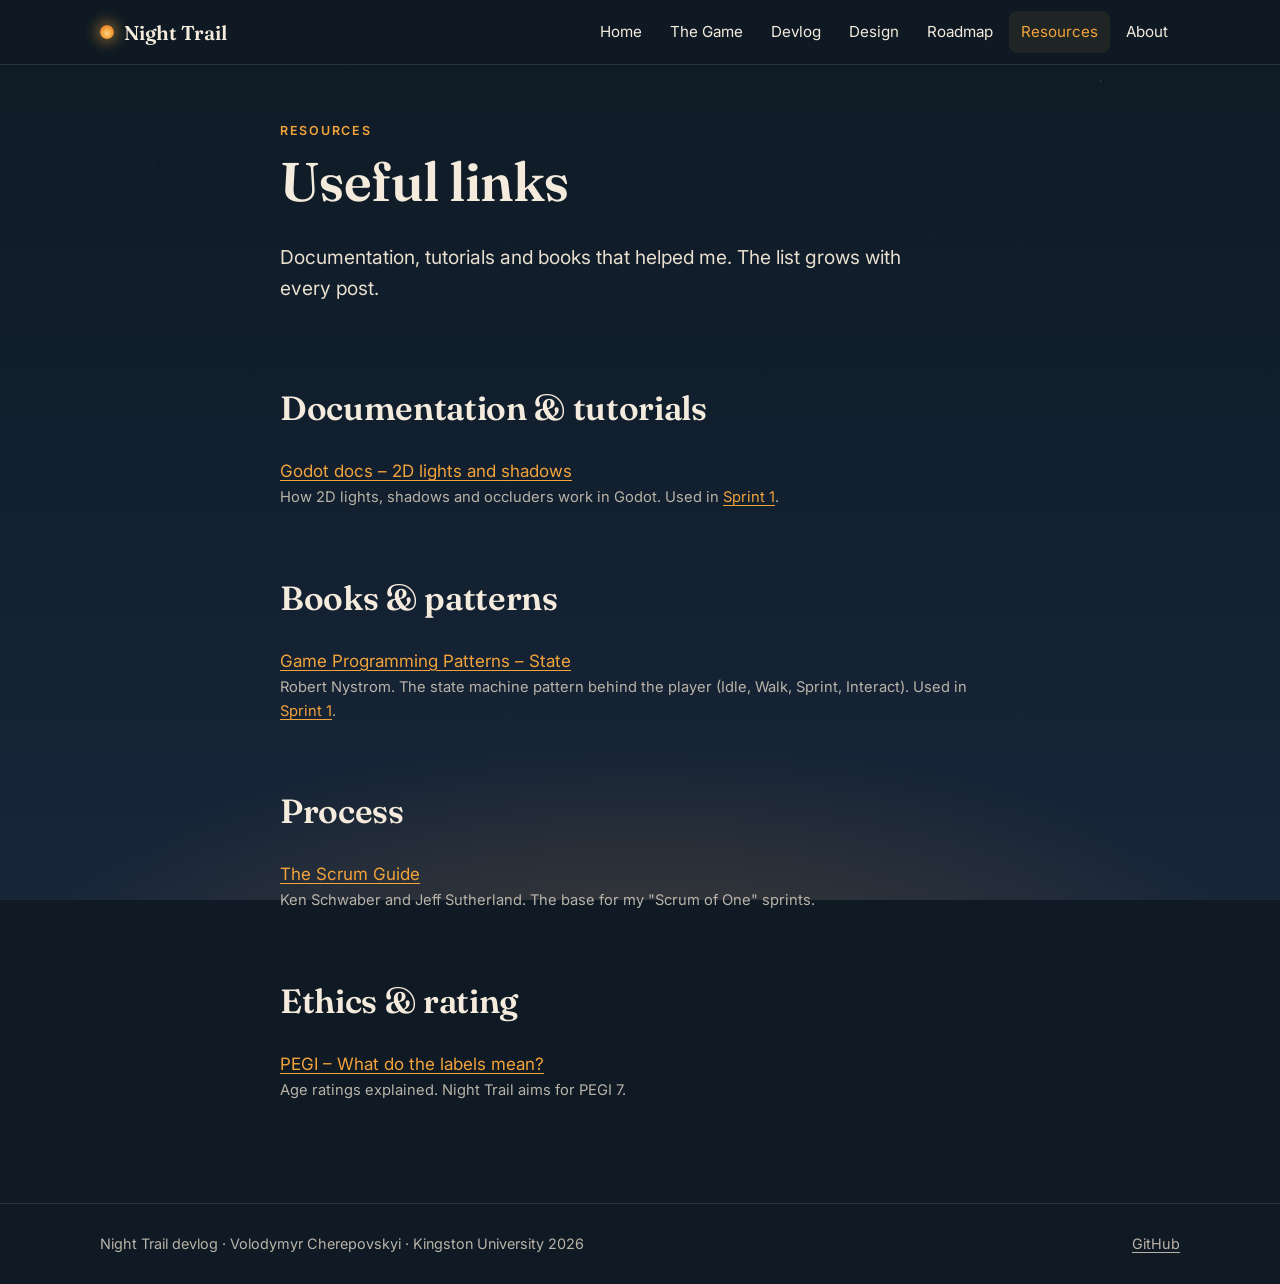
<file: resources.html>
<!doctype html>
<html lang="en">
<head>
  <meta charset="utf-8">
  <meta name="viewport" content="width=device-width, initial-scale=1">
  <title>Resources — Night Trail</title>
  <meta name="description" content="Documentation, tutorials and books I use while making Night Trail.">
  <link rel="icon" href="assets/favicon.svg" type="image/svg+xml">
  <link rel="preconnect" href="https://fonts.googleapis.com">
  <link rel="preconnect" href="https://fonts.gstatic.com" crossorigin>
  <link rel="stylesheet" href="https://fonts.googleapis.com/css2?family=Fraunces:ital,opsz,wght@0,9..144,500;0,9..144,600;1,9..144,500&family=Inter:wght@400;600;700&display=swap">
  <link rel="stylesheet" href="assets/css/style.css">
</head>
<body>
  <a class="skip" href="#main">Skip to content</a>
  <header class="site-header">
    <div class="wrap">
      <a class="brand" href="index.html"><span class="brand-mark" aria-hidden="true"></span>Night Trail</a>
      <button class="nav-toggle" type="button" aria-expanded="false" aria-controls="nav">Menu</button>
      <nav class="nav" id="nav" aria-label="Main">
        <ul>
          <li><a href="index.html">Home</a></li>
          <li><a href="game.html">The Game</a></li>
          <li><a href="devlog.html">Devlog</a></li>
          <li><a href="design.html">Design</a></li>
          <li><a href="roadmap.html">Roadmap</a></li>
          <li><a href="resources.html" aria-current="page">Resources</a></li>
          <li><a href="about.html">About</a></li>
        </ul>
      </nav>
    </div>
  </header>

  <main id="main" class="narrow">
    <header class="page-head">
      <p class="eyebrow">Resources</p>
      <h1>Useful links</h1>
      <p class="lead">Documentation, tutorials and books that helped me. The list grows with every post.</p>
    </header>

    <section class="section">
      <h2>Documentation &amp; tutorials</h2>
      <ul class="link-list">
        <li>
          <a href="https://docs.godotengine.org/en/stable/tutorials/2d/2d_lights_and_shadows.html">Godot docs – 2D lights and shadows</a>
          <span class="desc">How 2D lights, shadows and occluders work in Godot. Used in <a href="posts/2026-10-27-sprint-1.html">Sprint 1</a>.</span>
        </li>
      </ul>
    </section>

    <section class="section">
      <h2>Books &amp; patterns</h2>
      <ul class="link-list">
        <li>
          <a href="https://gameprogrammingpatterns.com/state.html">Game Programming Patterns – State</a>
          <span class="desc">Robert Nystrom. The state machine pattern behind the player (Idle, Walk, Sprint, Interact). Used in <a href="posts/2026-10-27-sprint-1.html">Sprint 1</a>.</span>
        </li>
      </ul>
    </section>

    <section class="section">
      <h2>Process</h2>
      <ul class="link-list">
        <li>
          <a href="https://scrumguides.org/scrum-guide.html">The Scrum Guide</a>
          <span class="desc">Ken Schwaber and Jeff Sutherland. The base for my "Scrum of One" sprints.</span>
        </li>
      </ul>
    </section>

    <section class="section">
      <h2>Ethics &amp; rating</h2>
      <ul class="link-list">
        <li>
          <a href="https://pegi.info/what-do-the-labels-mean">PEGI – What do the labels mean?</a>
          <span class="desc">Age ratings explained. Night Trail aims for PEGI 7.</span>
        </li>
      </ul>
    </section>
  </main>

  <footer class="site-footer">
    <div class="wrap">
      <span>Night Trail devlog · Volodymyr Cherepovskyi · Kingston University 2026</span>
      <a href="https://github.com/vokamne">GitHub</a>
    </div>
  </footer>
  <script src="assets/js/main.js"></script>
</body>
</html>
</file>
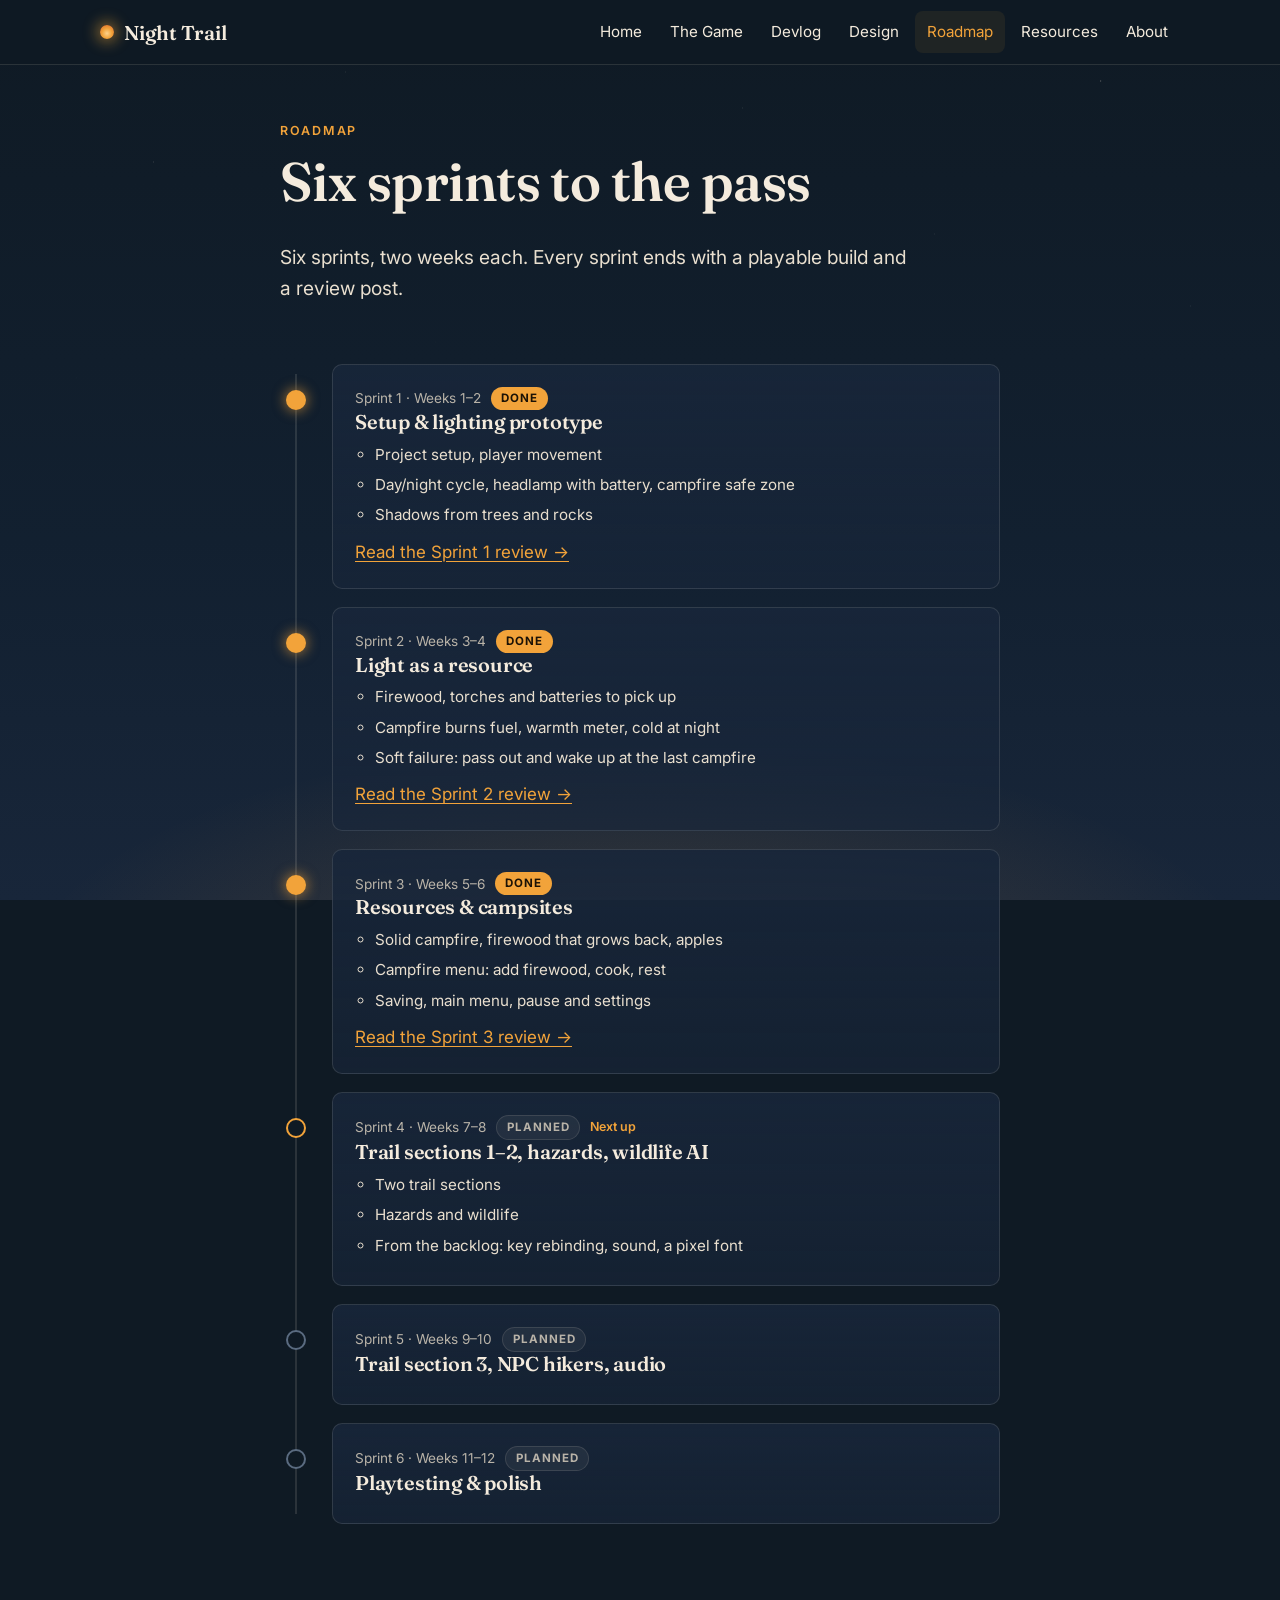
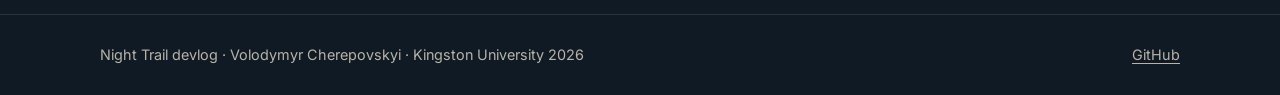
<file: roadmap.html>
<!doctype html>
<html lang="en">
<head>
  <meta charset="utf-8">
  <meta name="viewport" content="width=device-width, initial-scale=1">
  <title>Roadmap — Night Trail</title>
  <meta name="description" content="Six 2-week sprints for Night Trail and their status.">
  <link rel="icon" href="assets/favicon.svg" type="image/svg+xml">
  <link rel="preconnect" href="https://fonts.googleapis.com">
  <link rel="preconnect" href="https://fonts.gstatic.com" crossorigin>
  <link rel="stylesheet" href="https://fonts.googleapis.com/css2?family=Fraunces:ital,opsz,wght@0,9..144,500;0,9..144,600;1,9..144,500&family=Inter:wght@400;600;700&display=swap">
  <link rel="stylesheet" href="assets/css/style.css">
</head>
<body>
  <a class="skip" href="#main">Skip to content</a>
  <header class="site-header">
    <div class="wrap">
      <a class="brand" href="index.html"><span class="brand-mark" aria-hidden="true"></span>Night Trail</a>
      <button class="nav-toggle" type="button" aria-expanded="false" aria-controls="nav">Menu</button>
      <nav class="nav" id="nav" aria-label="Main">
        <ul>
          <li><a href="index.html">Home</a></li>
          <li><a href="game.html">The Game</a></li>
          <li><a href="devlog.html">Devlog</a></li>
          <li><a href="design.html">Design</a></li>
          <li><a href="roadmap.html" aria-current="page">Roadmap</a></li>
          <li><a href="resources.html">Resources</a></li>
          <li><a href="about.html">About</a></li>
        </ul>
      </nav>
    </div>
  </header>

  <main id="main" class="narrow">
    <header class="page-head">
      <p class="eyebrow">Roadmap</p>
      <h1>Six sprints to the pass</h1>
      <p class="lead">Six sprints, two weeks each. Every sprint ends with a playable build and a review post.</p>
    </header>

    <!--
      Status classes: done / progress / planned (+ "next" for the upcoming sprint).
      Labels: Done / In progress / Planned.
    -->
    <ol class="timeline">
      <li class="done">
        <span class="dot" aria-hidden="true"></span>
        <div class="card">
          <div class="meta"><span>Sprint 1 · Weeks 1–2</span><span class="status status-done">Done</span></div>
          <h3>Setup &amp; lighting prototype</h3>
          <ul>
            <li>Project setup, player movement</li>
            <li>Day/night cycle, headlamp with battery, campfire safe zone</li>
            <li>Shadows from trees and rocks</li>
          </ul>
          <p style="margin:.6em 0 0"><a href="posts/2026-10-27-sprint-1.html">Read the Sprint 1 review →</a></p>
        </div>
      </li>
      <li class="done">
        <span class="dot" aria-hidden="true"></span>
        <div class="card">
          <div class="meta"><span>Sprint 2 · Weeks 3–4</span><span class="status status-done">Done</span></div>
          <h3>Light as a resource</h3>
          <ul>
            <li>Firewood, torches and batteries to pick up</li>
            <li>Campfire burns fuel, warmth meter, cold at night</li>
            <li>Soft failure: pass out and wake up at the last campfire</li>
          </ul>
          <p style="margin:.6em 0 0"><a href="posts/2026-10-28-sprint-2.html">Read the Sprint 2 review →</a></p>
        </div>
      </li>
      <li class="done">
        <span class="dot" aria-hidden="true"></span>
        <div class="card">
          <div class="meta"><span>Sprint 3 · Weeks 5–6</span><span class="status status-done">Done</span></div>
          <h3>Resources &amp; campsites</h3>
          <ul>
            <li>Solid campfire, firewood that grows back, apples</li>
            <li>Campfire menu: add firewood, cook, rest</li>
            <li>Saving, main menu, pause and settings</li>
          </ul>
          <p style="margin:.6em 0 0"><a href="posts/2026-10-28-sprint-3.html">Read the Sprint 3 review →</a></p>
        </div>
      </li>
      <li class="planned next">
        <span class="dot" aria-hidden="true"></span>
        <div class="card">
          <div class="meta"><span>Sprint 4 · Weeks 7–8</span><span class="status status-planned">Planned</span><span class="status-next">Next up</span></div>
          <h3>Trail sections 1–2, hazards, wildlife AI</h3>
          <ul>
            <li>Two trail sections</li>
            <li>Hazards and wildlife</li>
            <li>From the backlog: key rebinding, sound, a pixel font</li>
          </ul>
        </div>
      </li>
      <li class="planned">
        <span class="dot" aria-hidden="true"></span>
        <div class="card">
          <div class="meta"><span>Sprint 5 · Weeks 9–10</span><span class="status status-planned">Planned</span></div>
          <h3>Trail section 3, NPC hikers, audio</h3>
        </div>
      </li>
      <li class="planned">
        <span class="dot" aria-hidden="true"></span>
        <div class="card">
          <div class="meta"><span>Sprint 6 · Weeks 11–12</span><span class="status status-planned">Planned</span></div>
          <h3>Playtesting &amp; polish</h3>
        </div>
      </li>
    </ol>
  </main>

  <footer class="site-footer">
    <div class="wrap">
      <span>Night Trail devlog · Volodymyr Cherepovskyi · Kingston University 2026</span>
      <a href="https://github.com/vokamne">GitHub</a>
    </div>
  </footer>
  <script src="assets/js/main.js"></script>
</body>
</html>
</file>
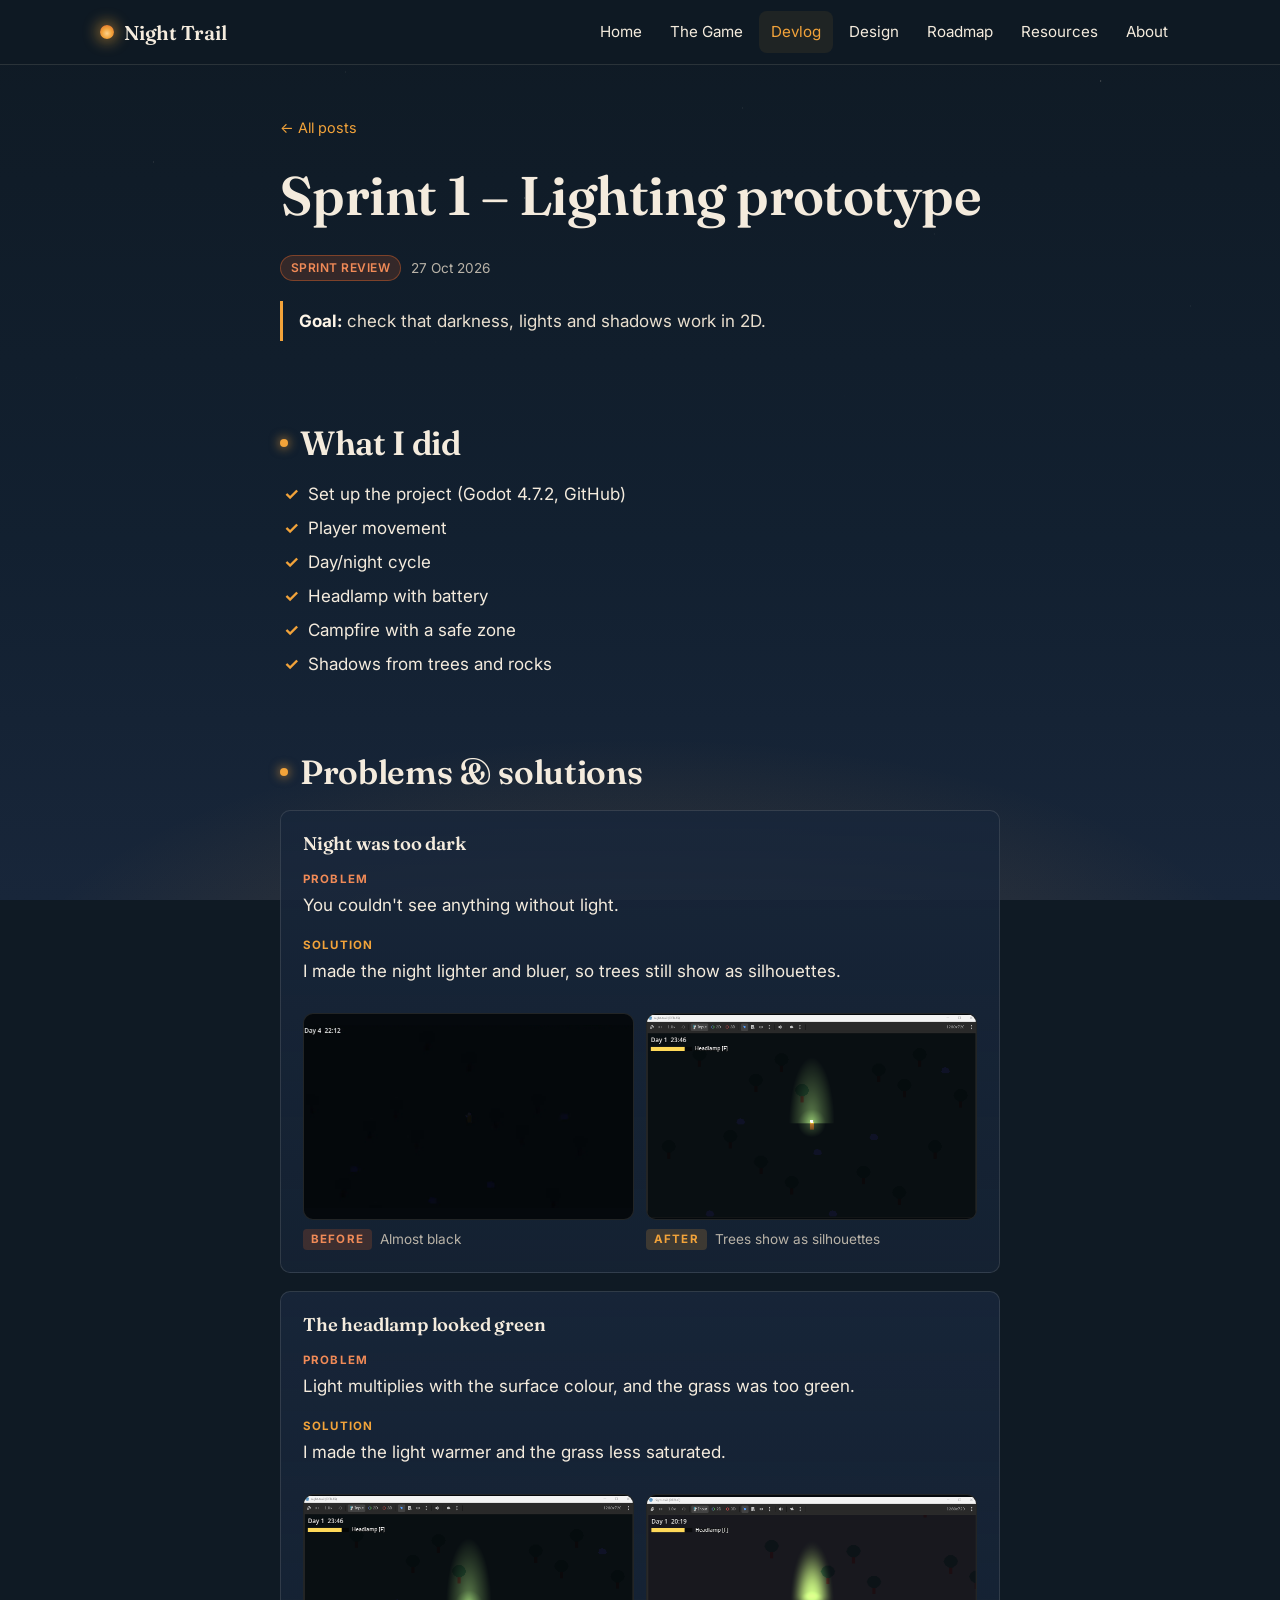
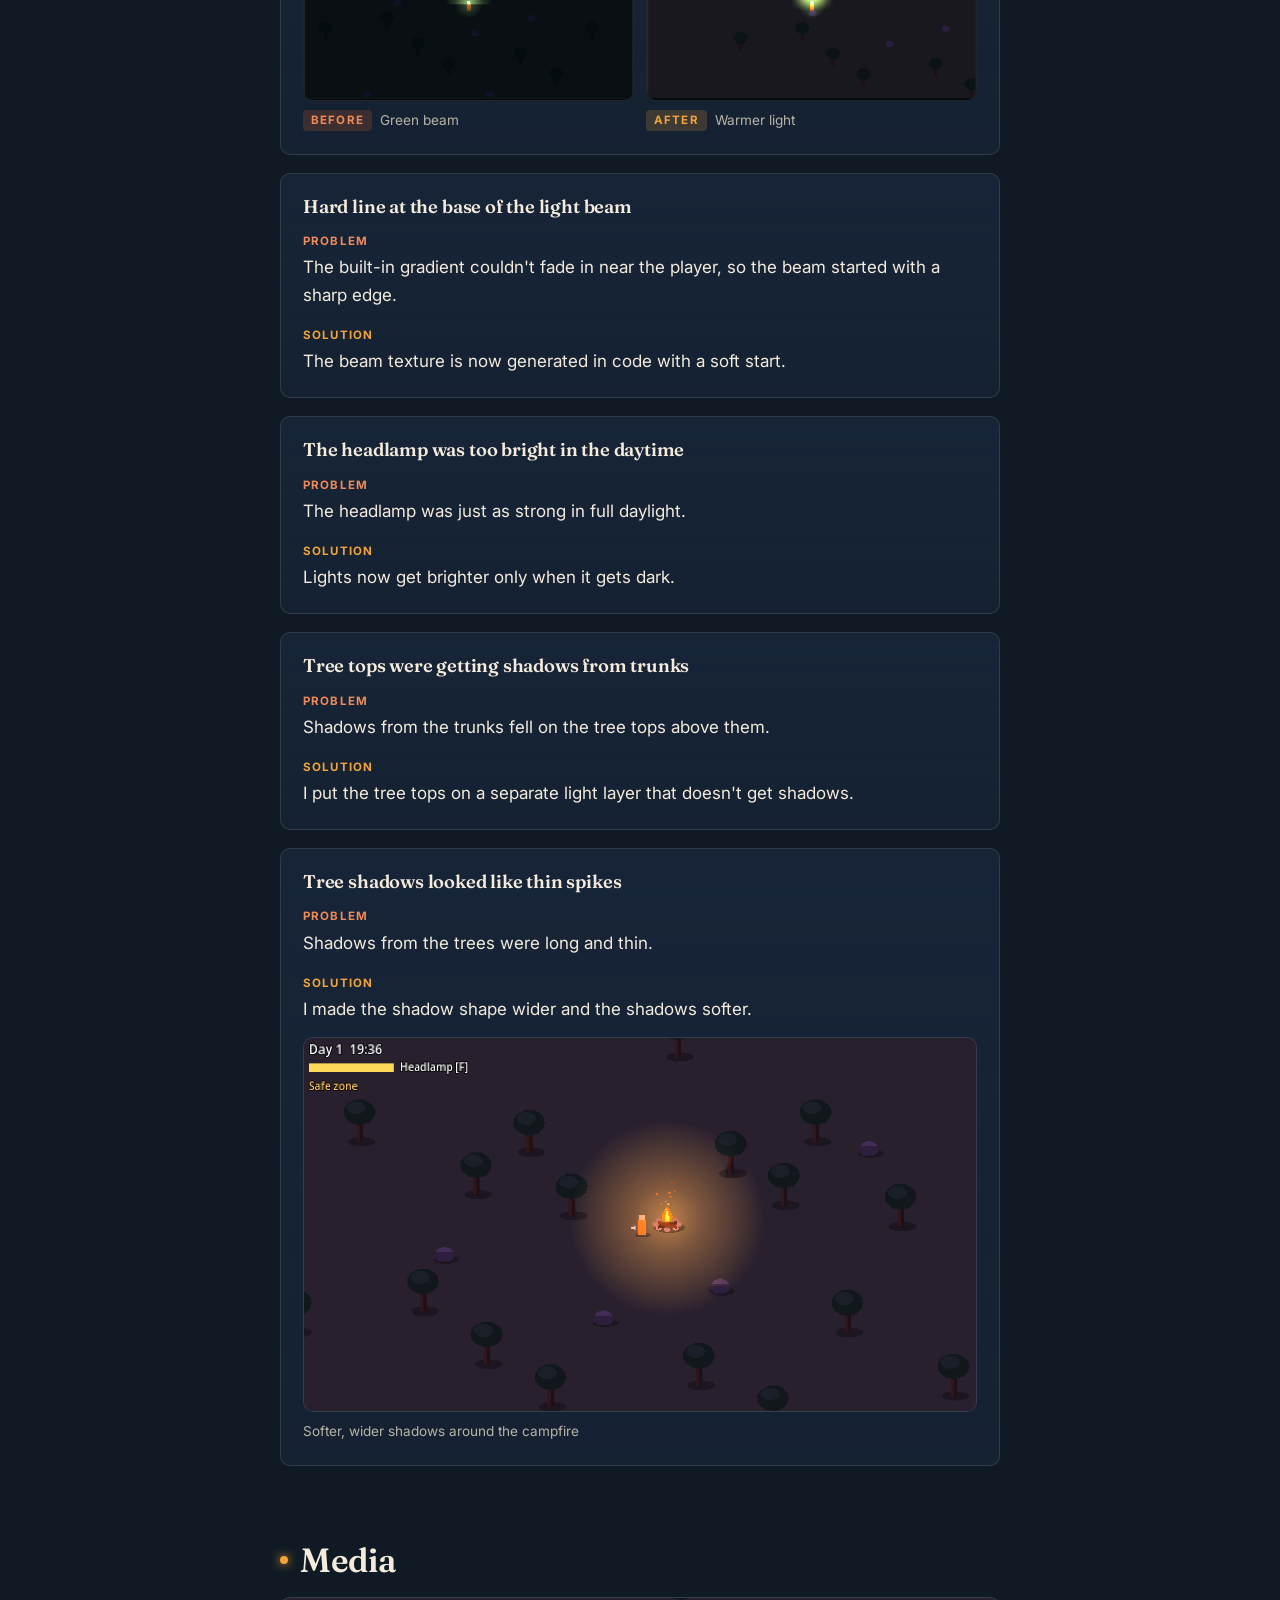
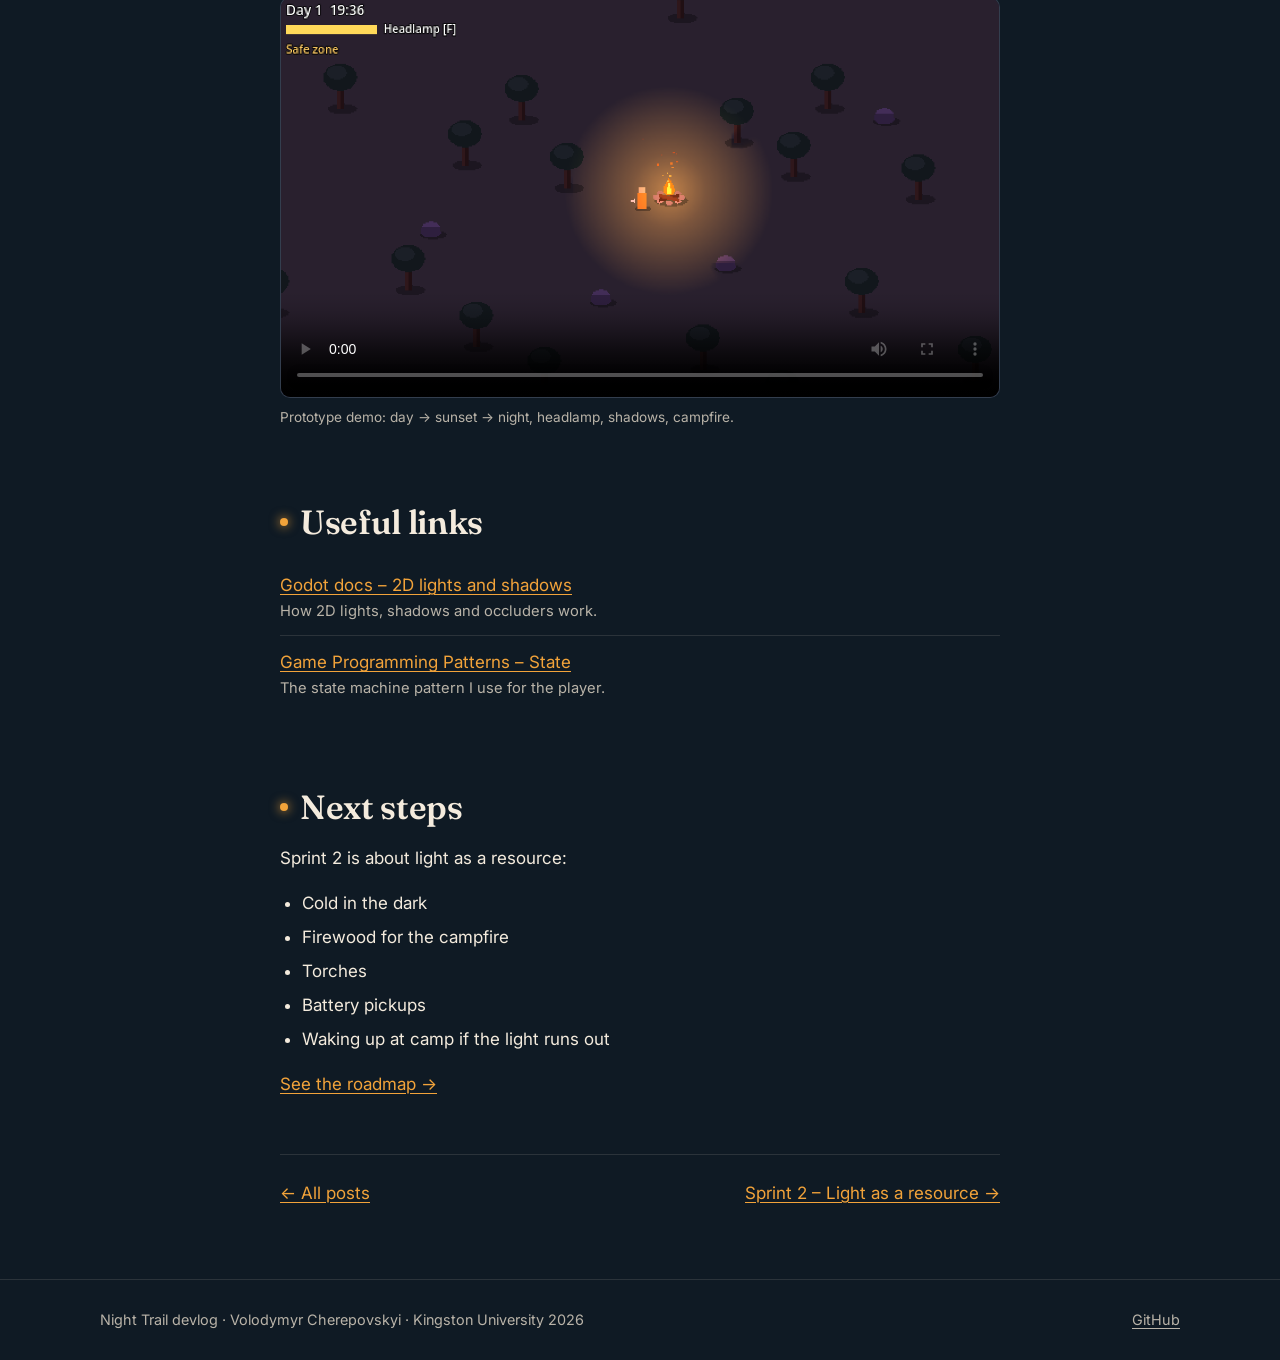
<file: posts/2026-10-27-sprint-1.html>
<!doctype html>
<html lang="en">
<head>
  <meta charset="utf-8">
  <meta name="viewport" content="width=device-width, initial-scale=1">
  <title>Sprint 1 – Lighting prototype — Night Trail</title>
  <meta name="description" content="Sprint 1 review: darkness, headlamp, campfire safe zone and 2D shadows in Godot 4.">
  <link rel="icon" href="../assets/favicon.svg" type="image/svg+xml">
  <link rel="preconnect" href="https://fonts.googleapis.com">
  <link rel="preconnect" href="https://fonts.gstatic.com" crossorigin>
  <link rel="stylesheet" href="https://fonts.googleapis.com/css2?family=Fraunces:ital,opsz,wght@0,9..144,500;0,9..144,600;1,9..144,500&family=Inter:wght@400;600;700&display=swap">
  <link rel="stylesheet" href="../assets/css/style.css">
</head>
<body>
  <a class="skip" href="#main">Skip to content</a>
  <header class="site-header">
    <div class="wrap">
      <a class="brand" href="../index.html"><span class="brand-mark" aria-hidden="true"></span>Night Trail</a>
      <button class="nav-toggle" type="button" aria-expanded="false" aria-controls="nav">Menu</button>
      <nav class="nav" id="nav" aria-label="Main">
        <ul>
          <li><a href="../index.html">Home</a></li>
          <li><a href="../game.html">The Game</a></li>
          <li><a href="../devlog.html" aria-current="page">Devlog</a></li>
          <li><a href="../design.html">Design</a></li>
          <li><a href="../roadmap.html">Roadmap</a></li>
          <li><a href="../resources.html">Resources</a></li>
          <li><a href="../about.html">About</a></li>
        </ul>
      </nav>
    </div>
  </header>

  <!-- Source text: content/posts/2026-10-27-sprint-1.md -->
  <main id="main" class="narrow post">
    <header class="post-head">
      <a class="back" href="../devlog.html">← All posts</a>
      <h1>Sprint 1 – Lighting prototype</h1>
      <div class="meta"><span class="tag tag-sprint">Sprint review</span><time datetime="2026-10-27">27 Oct 2026</time></div>
      <p class="goal"><strong>Goal:</strong> check that darkness, lights and shadows work in 2D.</p>
    </header>

    <section>
      <h2>What I did</h2>
      <ul class="checklist">
        <li>Set up the project (Godot 4.7.2, GitHub)</li>
        <li>Player movement</li>
        <li>Day/night cycle</li>
        <li>Headlamp with battery</li>
        <li>Campfire with a safe zone</li>
        <li>Shadows from trees and rocks</li>
      </ul>
    </section>

    <section>
      <h2>Problems &amp; solutions</h2>

      <article class="card problem">
        <h3>Night was too dark</h3>
        <p><span class="label label-p">Problem</span><br>You couldn't see anything without light.</p>
        <p><span class="label label-s">Solution</span><br>I made the night lighter and bluer, so trees still show as silhouettes.</p>
        <div class="compare">
          <figure class="figure">
            <a class="zoom" href="../media/sprint-1/night-too-dark.png" data-caption="Before: the night is almost black.">
              <img src="../media/sprint-1/night-too-dark.png" width="630" height="351" loading="lazy" alt="Before: an almost completely black night scene">
            </a>
            <figcaption><span class="state before">Before</span>Almost black</figcaption>
          </figure>
          <figure class="figure">
            <a class="zoom" href="../media/sprint-1/night-fixed.png" data-caption="After: lighter, bluer night with tree silhouettes.">
              <img src="../media/sprint-1/night-fixed.png" width="1285" height="794" loading="lazy" alt="After: a lighter blue night where tree silhouettes are visible">
            </a>
            <figcaption><span class="state after">After</span>Trees show as silhouettes</figcaption>
          </figure>
        </div>
      </article>

      <article class="card problem">
        <h3>The headlamp looked green</h3>
        <p><span class="label label-p">Problem</span><br>Light multiplies with the surface colour, and the grass was too green.</p>
        <p><span class="label label-s">Solution</span><br>I made the light warmer and the grass less saturated.</p>
        <div class="compare">
          <figure class="figure">
            <a class="zoom" href="../media/sprint-1/beam-green.png" data-caption="Before: the headlamp beam looks green.">
              <img src="../media/sprint-1/beam-green.png" width="1285" height="794" loading="lazy" alt="Before: headlamp beam with a green tint">
            </a>
            <figcaption><span class="state before">Before</span>Green beam</figcaption>
          </figure>
          <figure class="figure">
            <a class="zoom" href="../media/sprint-1/beam-warm.png" data-caption="After: a warmer headlamp beam.">
              <img src="../media/sprint-1/beam-warm.png" width="1286" height="786" loading="lazy" alt="After: warmer headlamp beam">
            </a>
            <figcaption><span class="state after">After</span>Warmer light</figcaption>
          </figure>
        </div>
      </article>

      <article class="card problem">
        <h3>Hard line at the base of the light beam</h3>
        <p><span class="label label-p">Problem</span><br>The built-in gradient couldn't fade in near the player, so the beam started with a sharp edge.</p>
        <p><span class="label label-s">Solution</span><br>The beam texture is now generated in code with a soft start.</p>
      </article>

      <article class="card problem">
        <h3>The headlamp was too bright in the daytime</h3>
        <p><span class="label label-p">Problem</span><br>The headlamp was just as strong in full daylight.</p>
        <p><span class="label label-s">Solution</span><br>Lights now get brighter only when it gets dark.</p>
      </article>

      <article class="card problem">
        <h3>Tree tops were getting shadows from trunks</h3>
        <p><span class="label label-p">Problem</span><br>Shadows from the trunks fell on the tree tops above them.</p>
        <p><span class="label label-s">Solution</span><br>I put the tree tops on a separate light layer that doesn't get shadows.</p>
      </article>

      <article class="card problem">
        <h3>Tree shadows looked like thin spikes</h3>
        <p><span class="label label-p">Problem</span><br>Shadows from the trees were long and thin.</p>
        <p><span class="label label-s">Solution</span><br>I made the shadow shape wider and the shadows softer.</p>
        <figure class="figure">
          <a class="zoom" href="../media/sprint-1/shadows-campfire.png" data-caption="Soft, wider tree shadows around the campfire.">
            <img src="../media/sprint-1/shadows-campfire.png" width="1267" height="704" loading="lazy" alt="Campfire at night with soft, wide shadows from trees">
          </a>
          <figcaption>Softer, wider shadows around the campfire</figcaption>
        </figure>
      </article>
    </section>

    <section>
      <h2>Media</h2>
      <figure class="figure">
        <video controls preload="metadata" playsinline poster="../media/sprint-1/shadows-campfire.png" width="1280" height="720">
          <source src="../media/sprint-1/demo.mp4" type="video/mp4">
          Your browser can't play this video. <a href="../media/sprint-1/demo.mp4">Download demo.mp4</a>.
        </video>
        <figcaption>Prototype demo: day → sunset → night, headlamp, shadows, campfire.</figcaption>
      </figure>
    </section>

    <section>
      <h2>Useful links</h2>
      <ul class="link-list">
        <li>
          <a href="https://docs.godotengine.org/en/stable/tutorials/2d/2d_lights_and_shadows.html">Godot docs – 2D lights and shadows</a>
          <span class="desc">How 2D lights, shadows and occluders work.</span>
        </li>
        <li>
          <a href="https://gameprogrammingpatterns.com/state.html">Game Programming Patterns – State</a>
          <span class="desc">The state machine pattern I use for the player.</span>
        </li>
      </ul>
    </section>

    <section>
      <h2>Next steps</h2>
      <p>Sprint 2 is about light as a resource:</p>
      <ul>
        <li>Cold in the dark</li>
        <li>Firewood for the campfire</li>
        <li>Torches</li>
        <li>Battery pickups</li>
        <li>Waking up at camp if the light runs out</li>
      </ul>
      <p><a href="../roadmap.html">See the roadmap →</a></p>
    </section>

    <nav class="post-nav" aria-label="Posts">
      <a href="../devlog.html">← All posts</a>
      <a href="2026-10-28-sprint-2.html">Sprint 2 – Light as a resource →</a>
    </nav>
  </main>

  <footer class="site-footer">
    <div class="wrap">
      <span>Night Trail devlog · Volodymyr Cherepovskyi · Kingston University 2026</span>
      <a href="https://github.com/vokamne">GitHub</a>
    </div>
  </footer>
  <script src="../assets/js/main.js"></script>
</body>
</html>
</file>
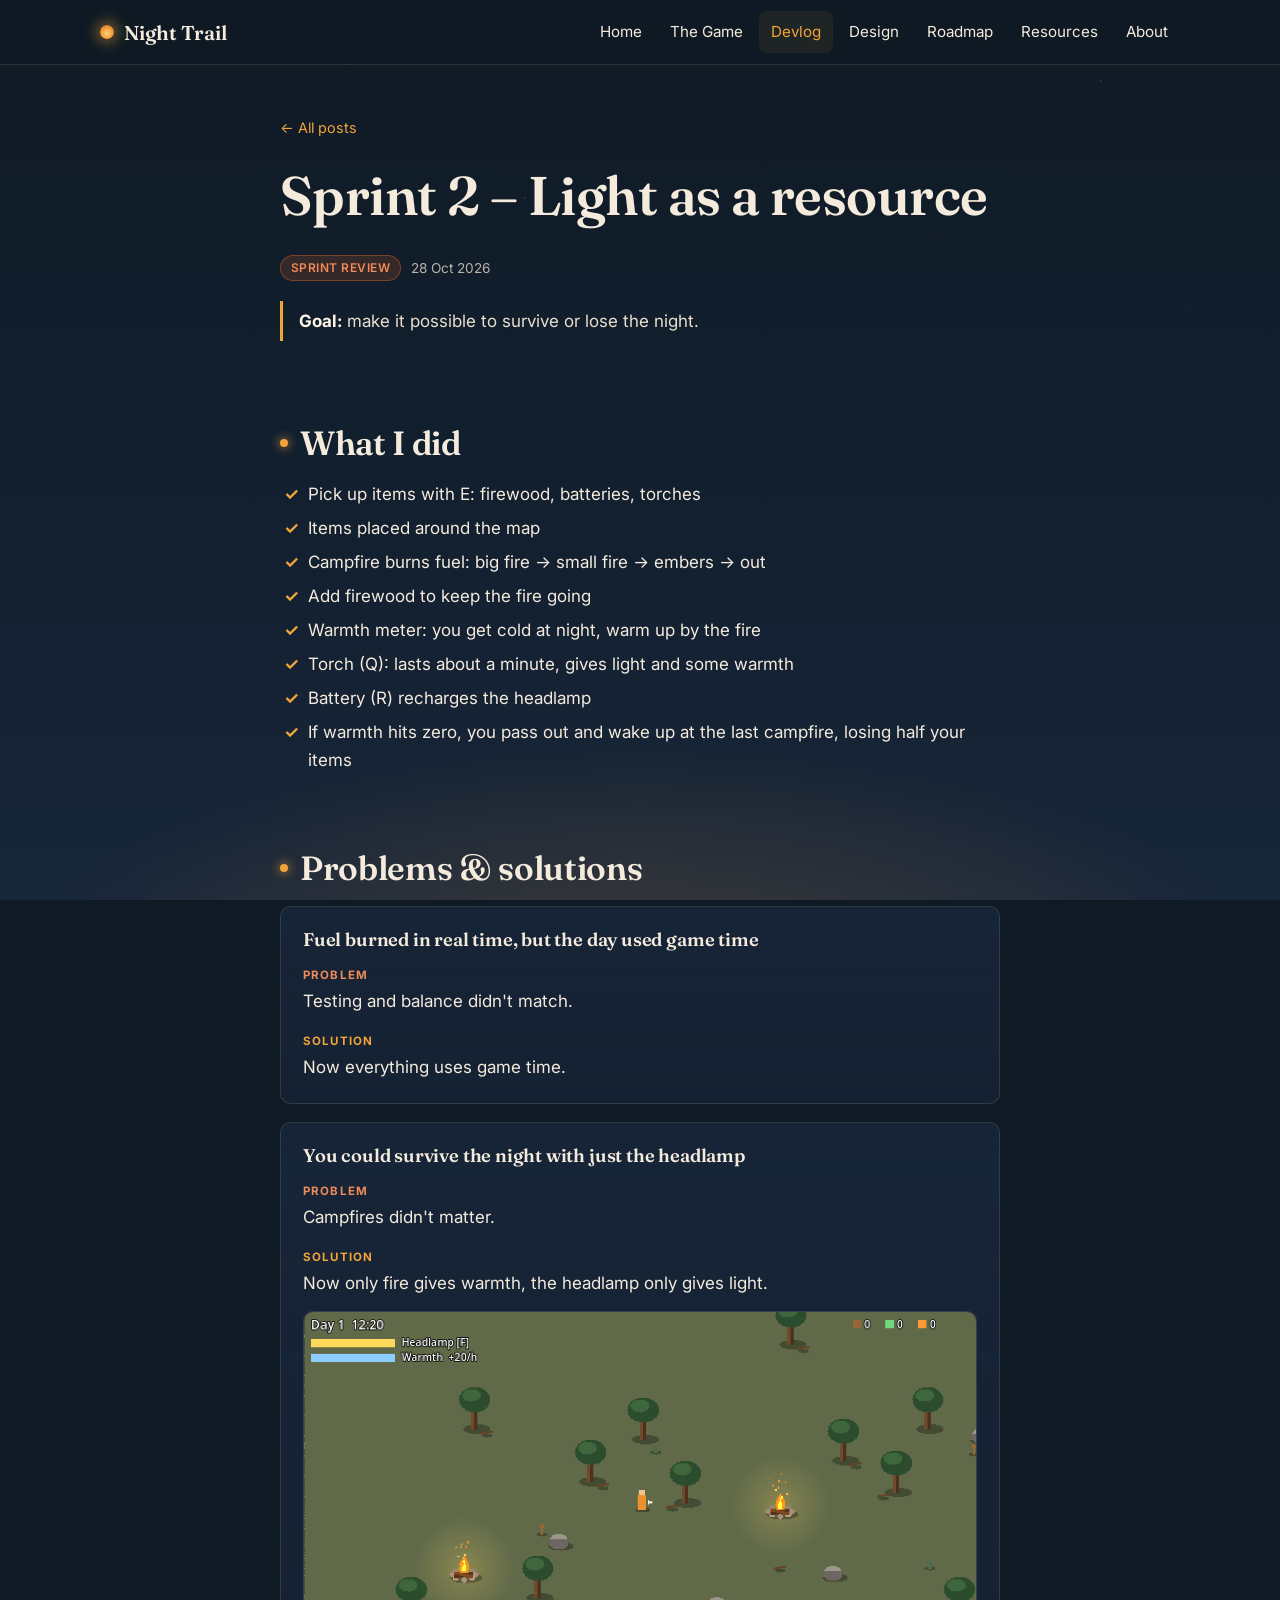
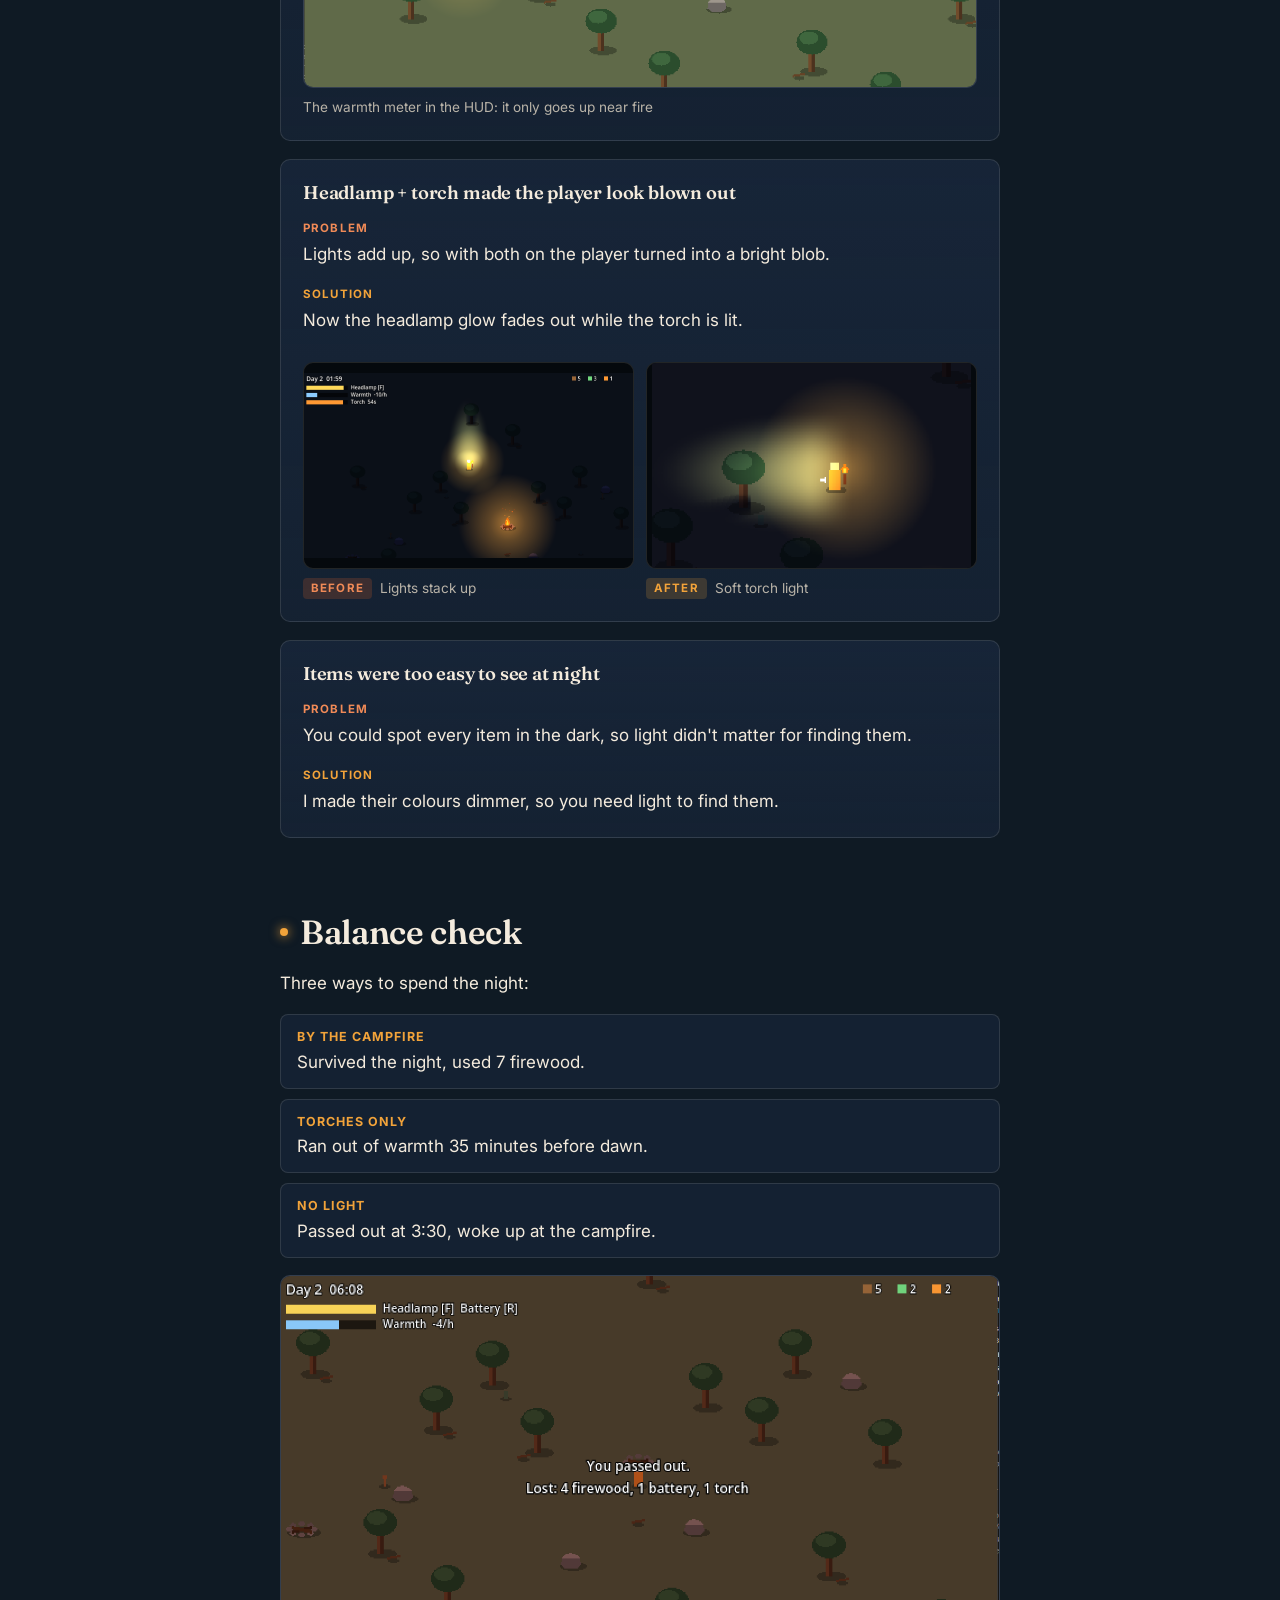
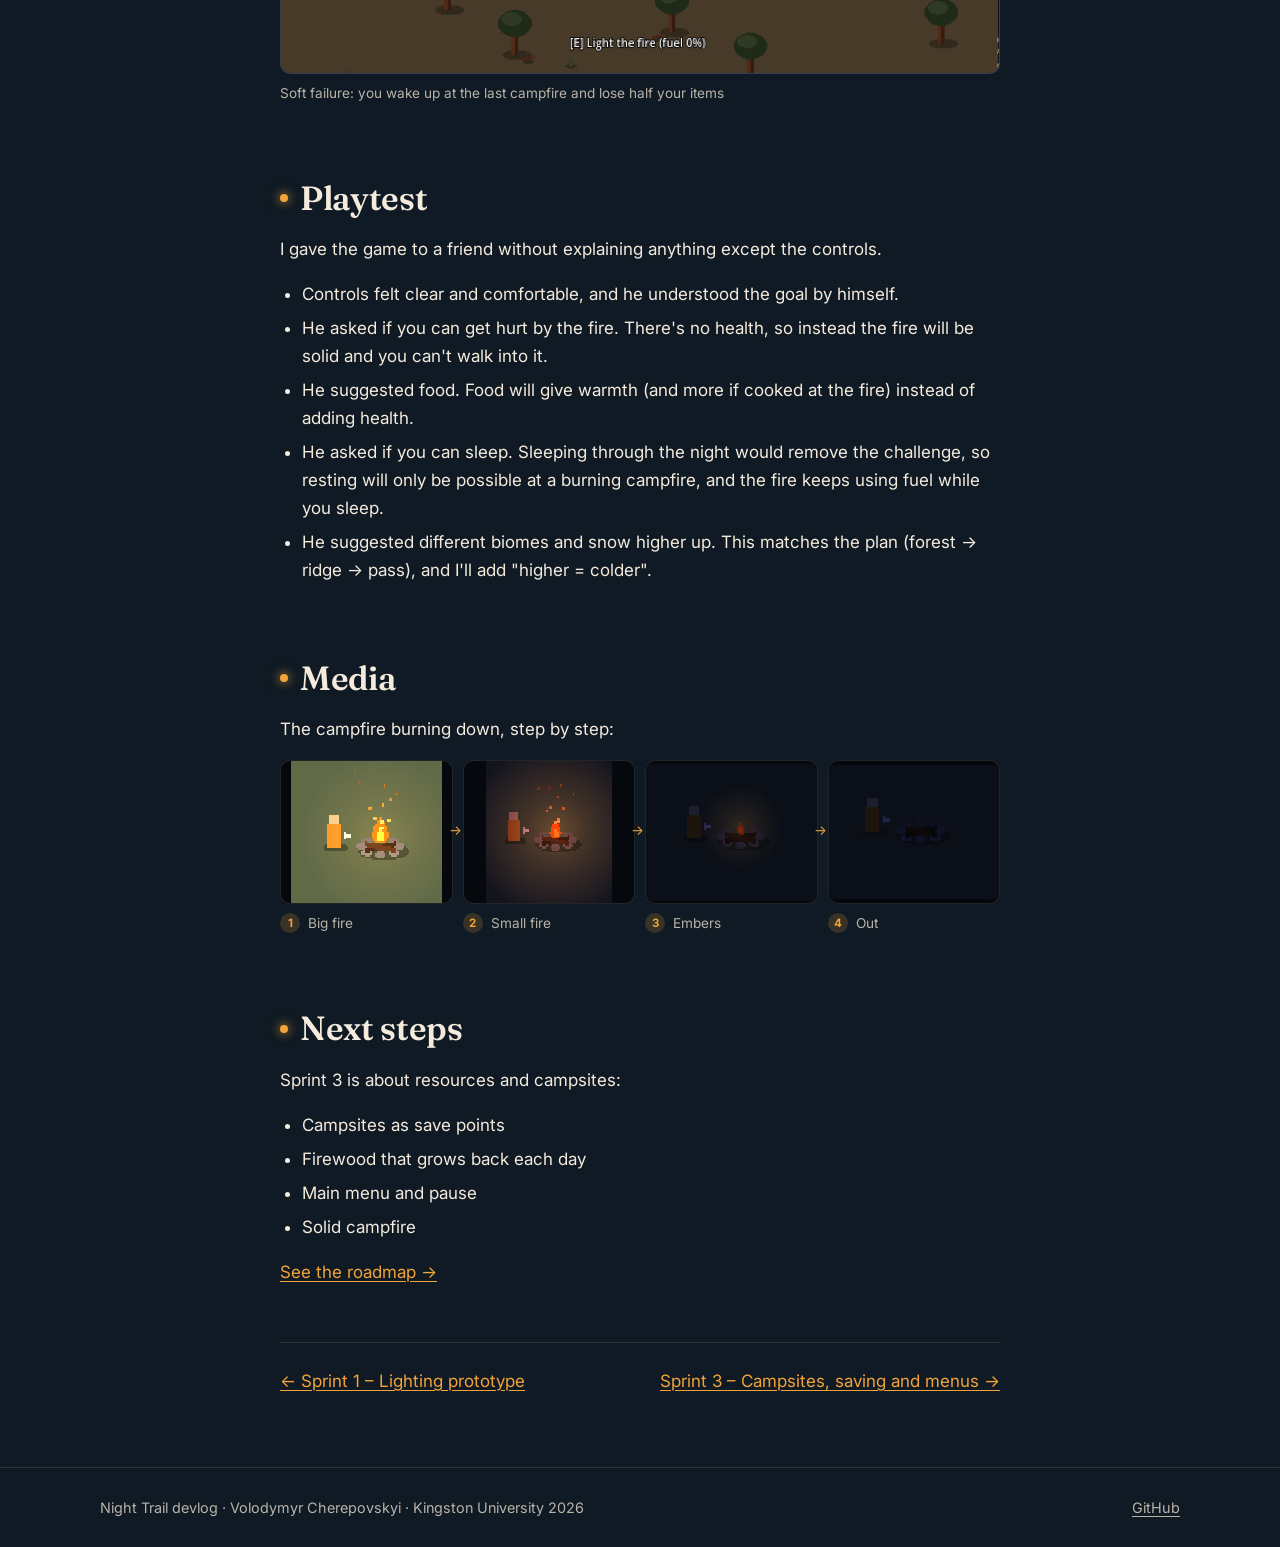
<file: posts/2026-10-28-sprint-2.html>
<!doctype html>
<html lang="en">
<head>
  <meta charset="utf-8">
  <meta name="viewport" content="width=device-width, initial-scale=1">
  <title>Sprint 2 – Light as a resource — Night Trail</title>
  <meta name="description" content="Sprint 2 review: firewood, torches, batteries, a warmth meter, balance tests and the first playtest.">
  <link rel="icon" href="../assets/favicon.svg" type="image/svg+xml">
  <link rel="preconnect" href="https://fonts.googleapis.com">
  <link rel="preconnect" href="https://fonts.gstatic.com" crossorigin>
  <link rel="stylesheet" href="https://fonts.googleapis.com/css2?family=Fraunces:ital,opsz,wght@0,9..144,500;0,9..144,600;1,9..144,500&family=Inter:wght@400;600;700&display=swap">
  <link rel="stylesheet" href="../assets/css/style.css">
</head>
<body>
  <a class="skip" href="#main">Skip to content</a>
  <header class="site-header">
    <div class="wrap">
      <a class="brand" href="../index.html"><span class="brand-mark" aria-hidden="true"></span>Night Trail</a>
      <button class="nav-toggle" type="button" aria-expanded="false" aria-controls="nav">Menu</button>
      <nav class="nav" id="nav" aria-label="Main">
        <ul>
          <li><a href="../index.html">Home</a></li>
          <li><a href="../game.html">The Game</a></li>
          <li><a href="../devlog.html" aria-current="page">Devlog</a></li>
          <li><a href="../design.html">Design</a></li>
          <li><a href="../roadmap.html">Roadmap</a></li>
          <li><a href="../resources.html">Resources</a></li>
          <li><a href="../about.html">About</a></li>
        </ul>
      </nav>
    </div>
  </header>

  <!-- Source text: content/posts/2026-10-28-sprint-2.md -->
  <main id="main" class="narrow post">
    <header class="post-head">
      <a class="back" href="../devlog.html">← All posts</a>
      <h1>Sprint 2 – Light as a resource</h1>
      <div class="meta"><span class="tag tag-sprint">Sprint review</span><time datetime="2026-10-28">28 Oct 2026</time></div>
      <p class="goal"><strong>Goal:</strong> make it possible to survive or lose the night.</p>
    </header>

    <section>
      <h2>What I did</h2>
      <ul class="checklist">
        <li>Pick up items with E: firewood, batteries, torches</li>
        <li>Items placed around the map</li>
        <li>Campfire burns fuel: big fire → small fire → embers → out</li>
        <li>Add firewood to keep the fire going</li>
        <li>Warmth meter: you get cold at night, warm up by the fire</li>
        <li>Torch (Q): lasts about a minute, gives light and some warmth</li>
        <li>Battery (R) recharges the headlamp</li>
        <li>If warmth hits zero, you pass out and wake up at the last campfire, losing half your items</li>
      </ul>
    </section>

    <section>
      <h2>Problems &amp; solutions</h2>

      <article class="card problem">
        <h3>Fuel burned in real time, but the day used game time</h3>
        <p><span class="label label-p">Problem</span><br>Testing and balance didn't match.</p>
        <p><span class="label label-s">Solution</span><br>Now everything uses game time.</p>
      </article>

      <article class="card problem">
        <h3>You could survive the night with just the headlamp</h3>
        <p><span class="label label-p">Problem</span><br>Campfires didn't matter.</p>
        <p><span class="label label-s">Solution</span><br>Now only fire gives warmth, the headlamp only gives light.</p>
        <figure class="figure">
          <a class="zoom" href="../media/sprint-2/warmth-added.png" data-caption="The new warmth meter goes up near the campfires.">
            <img src="../media/sprint-2/warmth-added.png" width="1275" height="711" loading="lazy" alt="Daytime scene with two campfires and a warmth meter in the HUD showing plus 20 per hour">
          </a>
          <figcaption>The warmth meter in the HUD: it only goes up near fire</figcaption>
        </figure>
      </article>

      <article class="card problem">
        <h3>Headlamp + torch made the player look blown out</h3>
        <p><span class="label label-p">Problem</span><br>Lights add up, so with both on the player turned into a bright blob.</p>
        <p><span class="label label-s">Solution</span><br>Now the headlamp glow fades out while the torch is lit.</p>
        <div class="compare">
          <figure class="figure">
            <a class="zoom" href="../media/sprint-2/torch-overexposed.png" data-caption="Before: headlamp and torch light stack up and the player is blown out.">
              <img src="../media/sprint-2/torch-overexposed.png" width="1273" height="714" loading="lazy" alt="Before: player holding a torch with the headlamp on, the light around them is overexposed">
            </a>
            <figcaption><span class="state before">Before</span>Lights stack up</figcaption>
          </figure>
          <figure class="figure">
            <a class="zoom" href="../media/sprint-2/torch-fixed.png" data-caption="After: the headlamp glow fades while the torch is lit.">
              <img src="../media/sprint-2/torch-fixed.png" width="440" height="282" loading="lazy" alt="After: player with a torch, soft warm light without overexposure">
            </a>
            <figcaption><span class="state after">After</span>Soft torch light</figcaption>
          </figure>
        </div>
      </article>

      <article class="card problem">
        <h3>Items were too easy to see at night</h3>
        <p><span class="label label-p">Problem</span><br>You could spot every item in the dark, so light didn't matter for finding them.</p>
        <p><span class="label label-s">Solution</span><br>I made their colours dimmer, so you need light to find them.</p>
      </article>
    </section>

    <section>
      <h2>Balance check</h2>
      <p>Three ways to spend the night:</p>
      <ul class="results">
        <li><strong>By the campfire</strong>Survived the night, used 7 firewood.</li>
        <li><strong>Torches only</strong>Ran out of warmth 35 minutes before dawn.</li>
        <li><strong>No light</strong>Passed out at 3:30, woke up at the campfire.</li>
      </ul>
      <figure class="figure">
        <a class="zoom" href="../media/sprint-2/passed-out-added.png" data-caption="Waking up at the campfire after passing out, with half the items lost.">
          <img src="../media/sprint-2/passed-out-added.png" width="1280" height="707" loading="lazy" alt="Message on screen: You passed out. Lost: 4 firewood, 1 battery, 1 torch">
        </a>
        <figcaption>Soft failure: you wake up at the last campfire and lose half your items</figcaption>
      </figure>
    </section>

    <section>
      <h2>Playtest</h2>
      <p>I gave the game to a friend without explaining anything except the controls.</p>
      <ul>
        <li>Controls felt clear and comfortable, and he understood the goal by himself.</li>
        <li>He asked if you can get hurt by the fire. There's no health, so instead the fire will be solid and you can't walk into it.</li>
        <li>He suggested food. Food will give warmth (and more if cooked at the fire) instead of adding health.</li>
        <li>He asked if you can sleep. Sleeping through the night would remove the challenge, so resting will only be possible at a burning campfire, and the fire keeps using fuel while you sleep.</li>
        <li>He suggested different biomes and snow higher up. This matches the plan (forest → ridge → pass), and I'll add "higher = colder".</li>
      </ul>
    </section>

    <section>
      <h2>Media</h2>
      <p>The campfire burning down, step by step:</p>
      <div class="sequence">
        <figure class="figure">
          <a class="zoom" href="../media/sprint-2/fire-state-1.png" data-caption="1. Big fire">
            <img src="../media/sprint-2/fire-state-1.png" width="176" height="165" loading="lazy" alt="Campfire stage 1: big fire">
          </a>
          <figcaption>Big fire</figcaption>
        </figure>
        <figure class="figure">
          <a class="zoom" href="../media/sprint-2/fire-state-2.png" data-caption="2. Small fire">
            <img src="../media/sprint-2/fire-state-2.png" width="163" height="184" loading="lazy" alt="Campfire stage 2: small fire">
          </a>
          <figcaption>Small fire</figcaption>
        </figure>
        <figure class="figure">
          <a class="zoom" href="../media/sprint-2/fire-state-3.png" data-caption="3. Embers">
            <img src="../media/sprint-2/fire-state-3.png" width="199" height="160" loading="lazy" alt="Campfire stage 3: glowing embers">
          </a>
          <figcaption>Embers</figcaption>
        </figure>
        <figure class="figure">
          <a class="zoom" href="../media/sprint-2/fire-state-4.png" data-caption="4. Out">
            <img src="../media/sprint-2/fire-state-4.png" width="189" height="149" loading="lazy" alt="Campfire stage 4: the fire is out and it is dark">
          </a>
          <figcaption>Out</figcaption>
        </figure>
      </div>
    </section>

    <section>
      <h2>Next steps</h2>
      <p>Sprint 3 is about resources and campsites:</p>
      <ul>
        <li>Campsites as save points</li>
        <li>Firewood that grows back each day</li>
        <li>Main menu and pause</li>
        <li>Solid campfire</li>
      </ul>
      <p><a href="../roadmap.html">See the roadmap →</a></p>
    </section>

    <nav class="post-nav" aria-label="Posts">
      <a href="2026-10-27-sprint-1.html">← Sprint 1 – Lighting prototype</a>
      <a href="2026-10-28-sprint-3.html">Sprint 3 – Campsites, saving and menus →</a>
    </nav>
  </main>

  <footer class="site-footer">
    <div class="wrap">
      <span>Night Trail devlog · Volodymyr Cherepovskyi · Kingston University 2026</span>
      <a href="https://github.com/vokamne">GitHub</a>
    </div>
  </footer>
  <script src="../assets/js/main.js"></script>
</body>
</html>
</file>
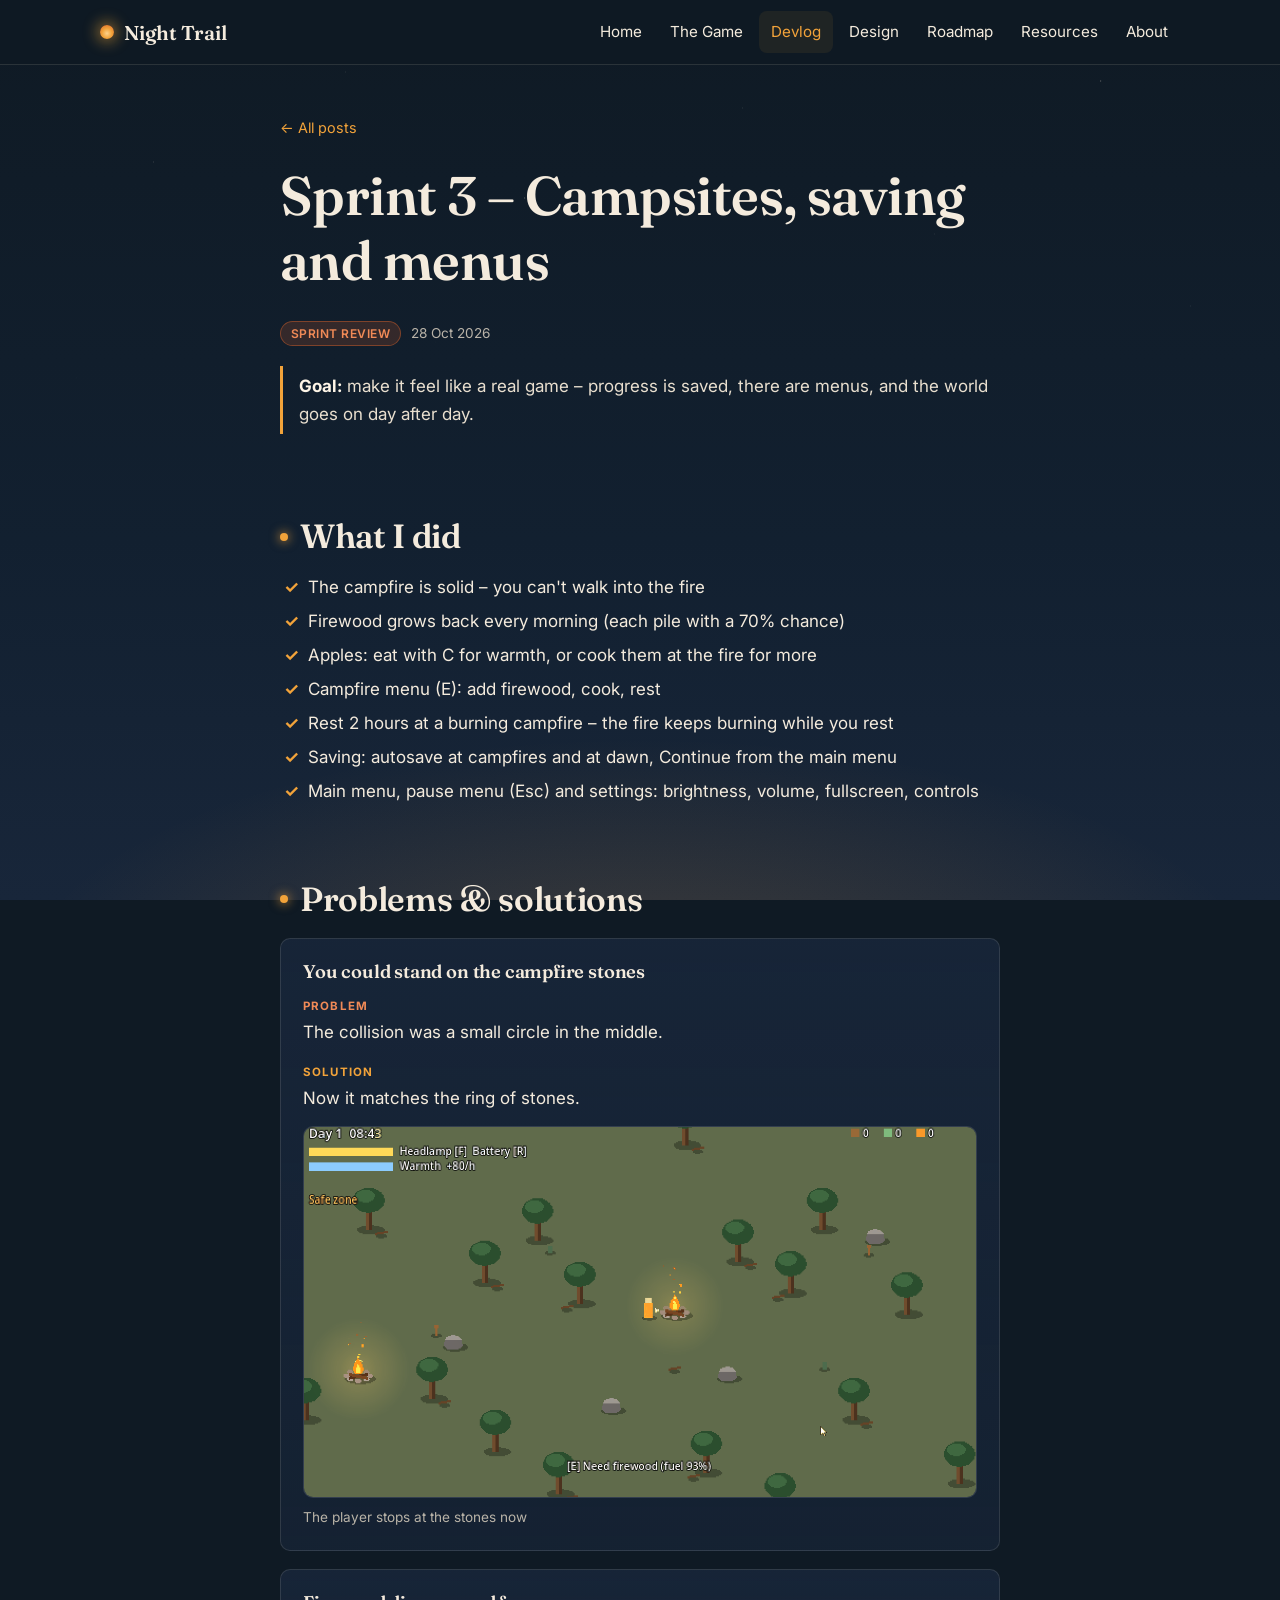
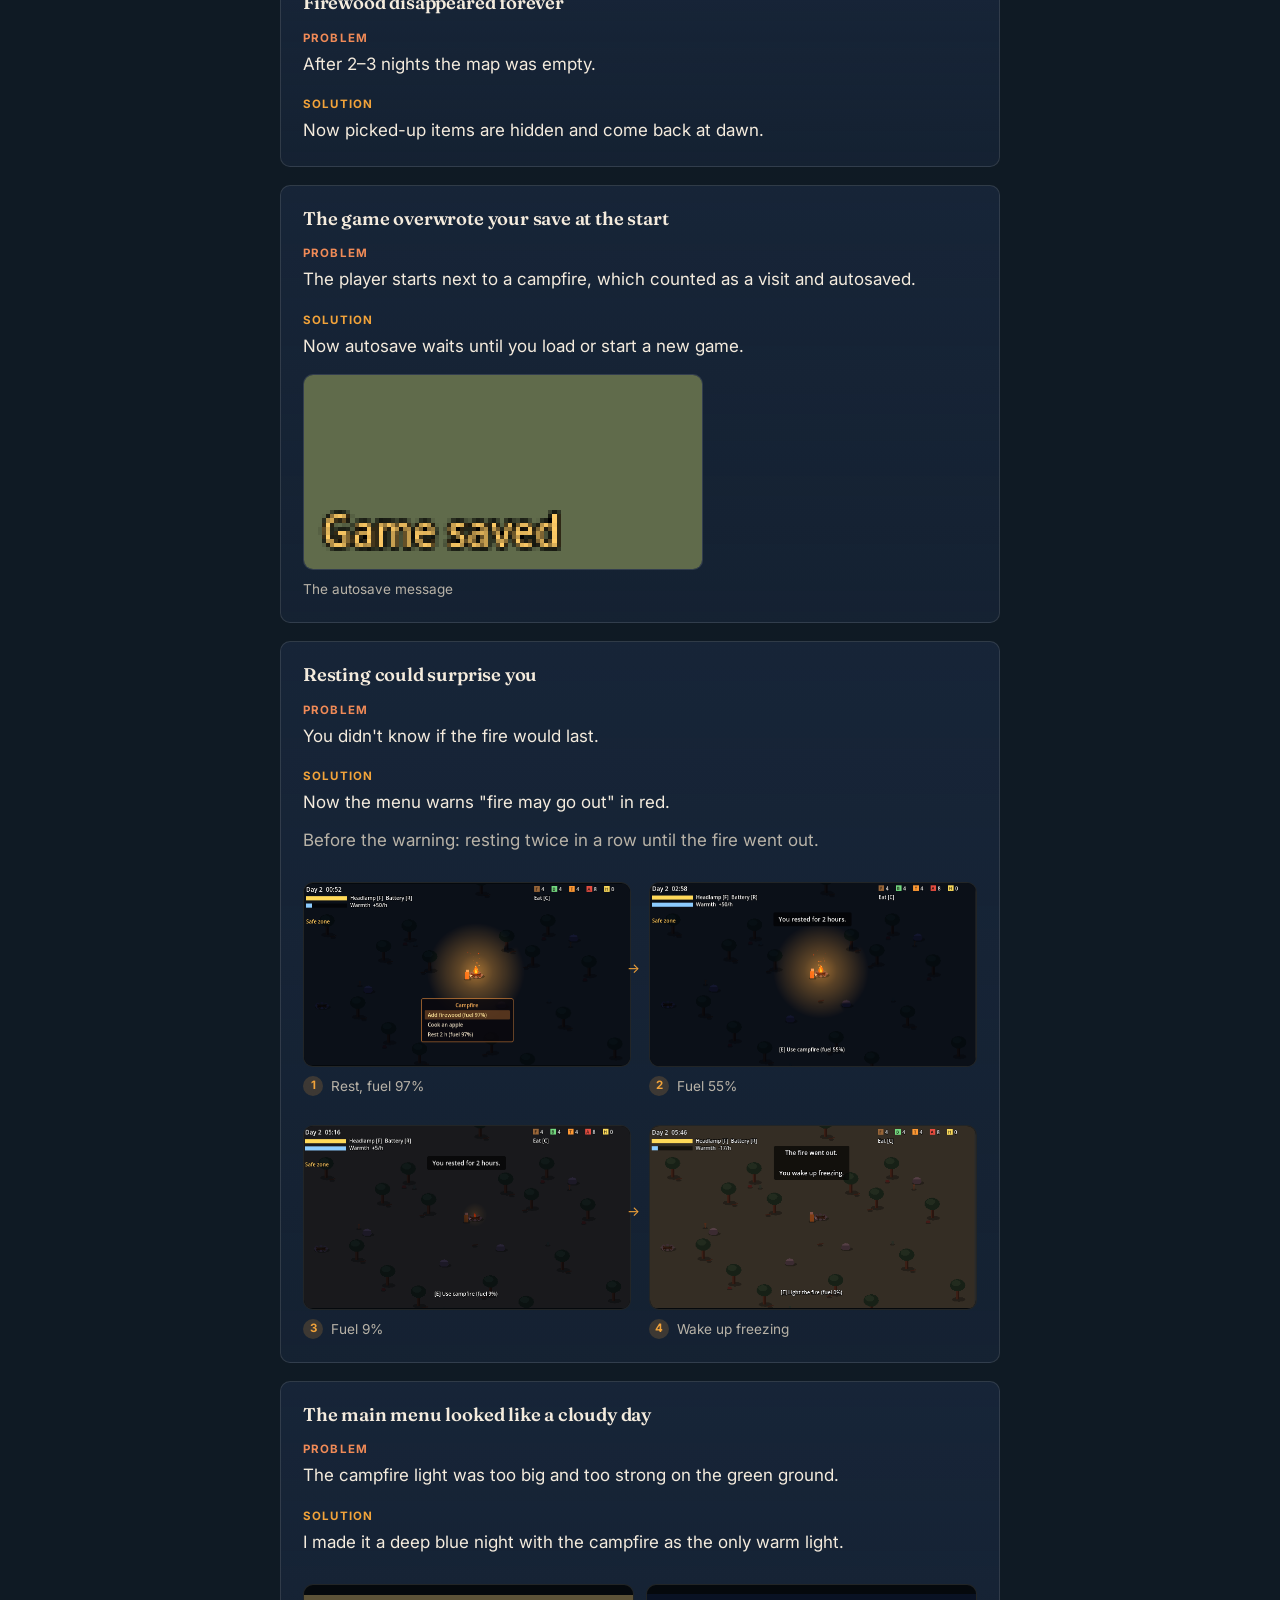
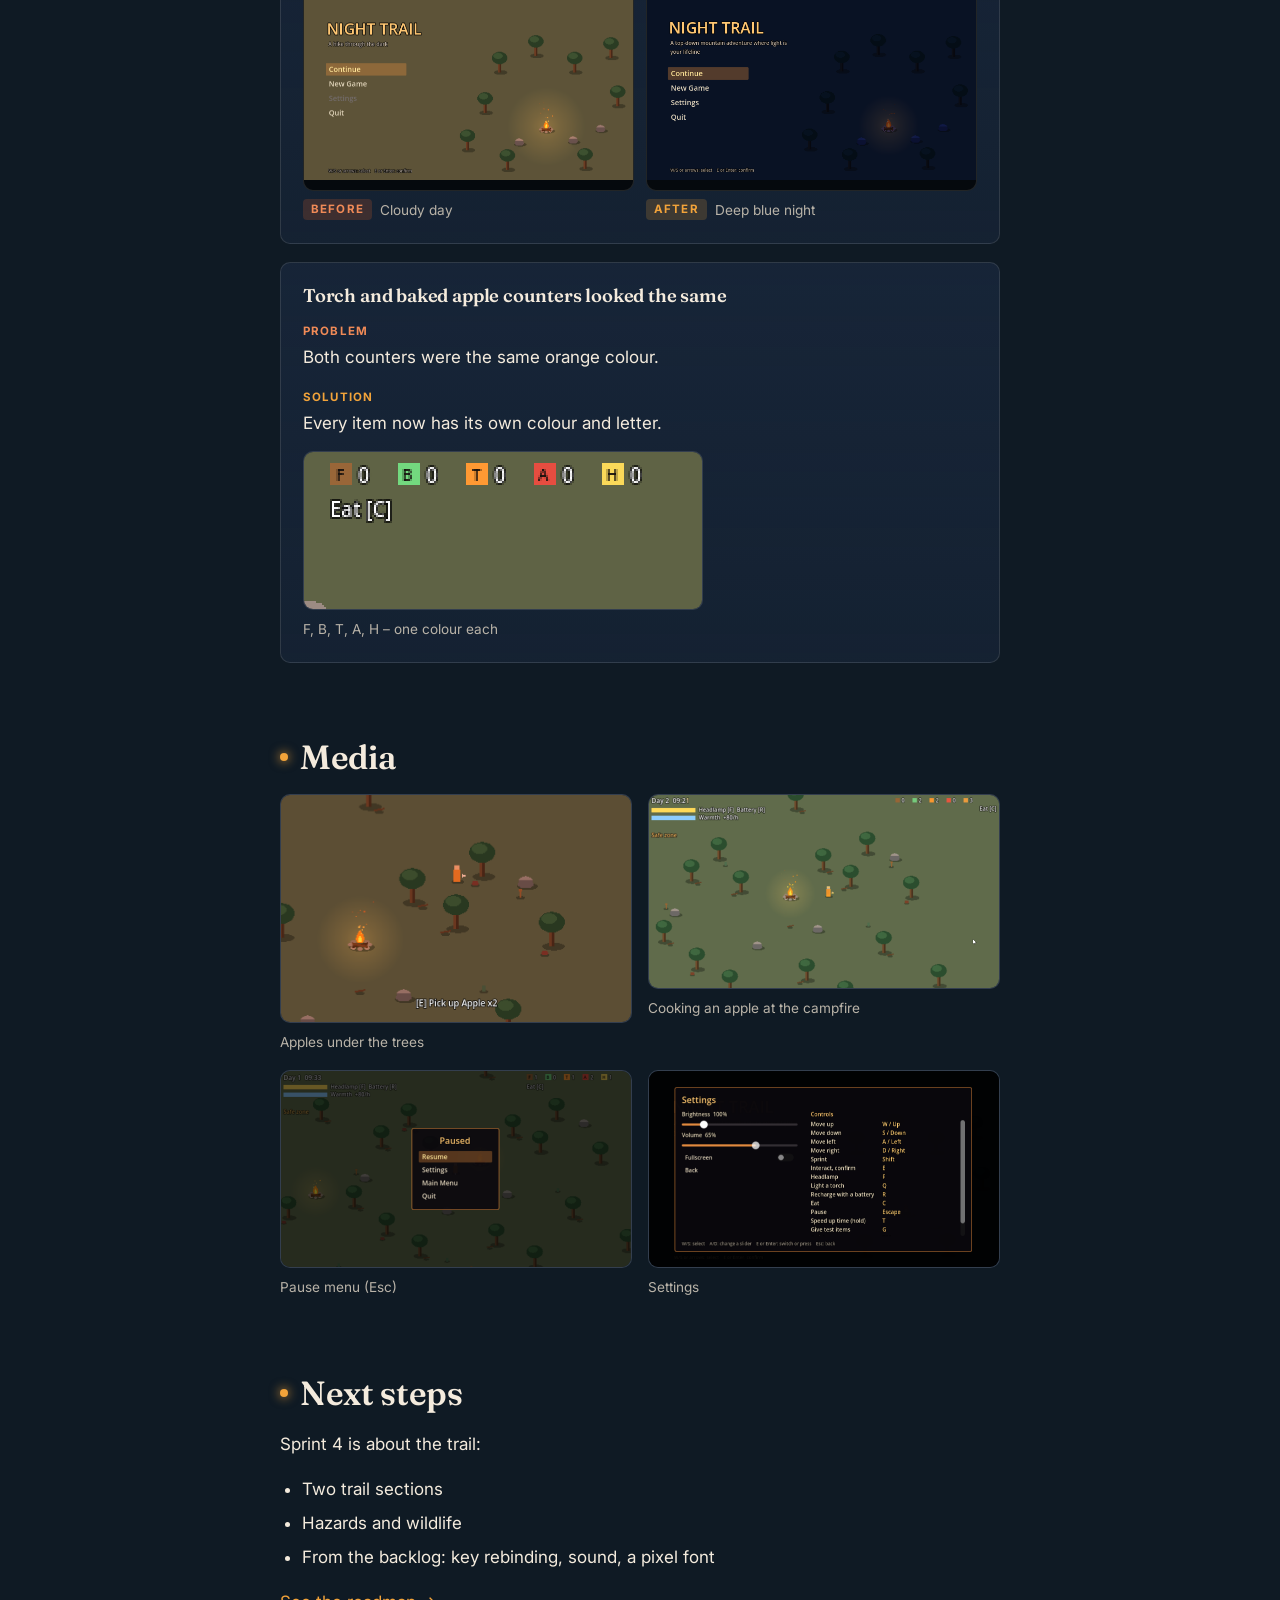
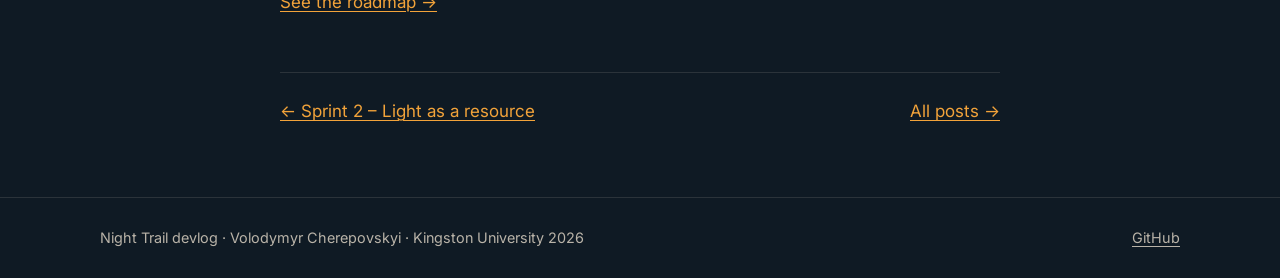
<file: posts/2026-10-28-sprint-3.html>
<!doctype html>
<html lang="en">
<head>
  <meta charset="utf-8">
  <meta name="viewport" content="width=device-width, initial-scale=1">
  <title>Sprint 3 – Campsites, saving and menus — Night Trail</title>
  <meta name="description" content="Sprint 3 review: solid campfire, firewood regrowth, apples, resting, saving, main menu, pause and settings.">
  <link rel="icon" href="../assets/favicon.svg" type="image/svg+xml">
  <link rel="preconnect" href="https://fonts.googleapis.com">
  <link rel="preconnect" href="https://fonts.gstatic.com" crossorigin>
  <link rel="stylesheet" href="https://fonts.googleapis.com/css2?family=Fraunces:ital,opsz,wght@0,9..144,500;0,9..144,600;1,9..144,500&family=Inter:wght@400;600;700&display=swap">
  <link rel="stylesheet" href="../assets/css/style.css">
</head>
<body>
  <a class="skip" href="#main">Skip to content</a>
  <header class="site-header">
    <div class="wrap">
      <a class="brand" href="../index.html"><span class="brand-mark" aria-hidden="true"></span>Night Trail</a>
      <button class="nav-toggle" type="button" aria-expanded="false" aria-controls="nav">Menu</button>
      <nav class="nav" id="nav" aria-label="Main">
        <ul>
          <li><a href="../index.html">Home</a></li>
          <li><a href="../game.html">The Game</a></li>
          <li><a href="../devlog.html" aria-current="page">Devlog</a></li>
          <li><a href="../design.html">Design</a></li>
          <li><a href="../roadmap.html">Roadmap</a></li>
          <li><a href="../resources.html">Resources</a></li>
          <li><a href="../about.html">About</a></li>
        </ul>
      </nav>
    </div>
  </header>

  <!-- Source text: content/posts/2026-10-28-sprint-3.md -->
  <main id="main" class="narrow post">
    <header class="post-head">
      <a class="back" href="../devlog.html">← All posts</a>
      <h1>Sprint 3 – Campsites, saving and menus</h1>
      <div class="meta"><span class="tag tag-sprint">Sprint review</span><time datetime="2026-10-28">28 Oct 2026</time></div>
      <p class="goal"><strong>Goal:</strong> make it feel like a real game – progress is saved, there are menus, and the world goes on day after day.</p>
    </header>

    <section>
      <h2>What I did</h2>
      <ul class="checklist">
        <li>The campfire is solid – you can't walk into the fire</li>
        <li>Firewood grows back every morning (each pile with a 70% chance)</li>
        <li>Apples: eat with C for warmth, or cook them at the fire for more</li>
        <li>Campfire menu (E): add firewood, cook, rest</li>
        <li>Rest 2 hours at a burning campfire – the fire keeps burning while you rest</li>
        <li>Saving: autosave at campfires and at dawn, Continue from the main menu</li>
        <li>Main menu, pause menu (Esc) and settings: brightness, volume, fullscreen, controls</li>
      </ul>
    </section>

    <section>
      <h2>Problems &amp; solutions</h2>

      <article class="card problem">
        <h3>You could stand on the campfire stones</h3>
        <p><span class="label label-p">Problem</span><br>The collision was a small circle in the middle.</p>
        <p><span class="label label-s">Solution</span><br>Now it matches the ring of stones.</p>
        <figure class="figure">
          <a class="zoom" href="../media/sprint-3/campfire-collision.gif" data-caption="The player walks around the campfire and can't step into it.">
            <img src="../media/sprint-3/campfire-collision.gif" width="1274" height="700" loading="lazy" alt="Animation: the player walks around the campfire and stops at the ring of stones">
          </a>
          <figcaption>The player stops at the stones now</figcaption>
        </figure>
      </article>

      <article class="card problem">
        <h3>Firewood disappeared forever</h3>
        <p><span class="label label-p">Problem</span><br>After 2–3 nights the map was empty.</p>
        <p><span class="label label-s">Solution</span><br>Now picked-up items are hidden and come back at dawn.</p>
      </article>

      <article class="card problem">
        <h3>The game overwrote your save at the start</h3>
        <p><span class="label label-p">Problem</span><br>The player starts next to a campfire, which counted as a visit and autosaved.</p>
        <p><span class="label label-s">Solution</span><br>Now autosave waits until you load or start a new game.</p>
        <figure class="figure figure-small">
          <a class="zoom" href="../media/sprint-3/game-saving-added.png" data-caption="The autosave message.">
            <img src="../media/sprint-3/game-saving-added.png" width="197" height="96" loading="lazy" alt="Small yellow text in the corner of the screen: Game saved">
          </a>
          <figcaption>The autosave message</figcaption>
        </figure>
      </article>

      <article class="card problem">
        <h3>Resting could surprise you</h3>
        <p><span class="label label-p">Problem</span><br>You didn't know if the fire would last.</p>
        <p><span class="label label-s">Solution</span><br>Now the menu warns "fire may go out" in red.</p>
        <p class="muted">Before the warning: resting twice in a row until the fire went out.</p>
        <div class="sequence sequence-wide">
          <figure class="figure">
            <a class="zoom" href="../media/sprint-3/rest-1.png" data-caption="1. The campfire menu: Rest 2 h, fuel 97%.">
              <img src="../media/sprint-3/rest-1.png" width="1269" height="705" loading="lazy" alt="Campfire menu at night with options Add firewood, Cook an apple, Rest 2 h">
            </a>
            <figcaption>Rest, fuel 97%</figcaption>
          </figure>
          <figure class="figure">
            <a class="zoom" href="../media/sprint-3/rest-2.png" data-caption="2. After 2 hours the fire is at 55%.">
              <img src="../media/sprint-3/rest-2.png" width="1278" height="716" loading="lazy" alt="Message: You rested for 2 hours. Campfire fuel 55%">
            </a>
            <figcaption>Fuel 55%</figcaption>
          </figure>
          <figure class="figure">
            <a class="zoom" href="../media/sprint-3/rest-3.png" data-caption="3. Rested again: the fire is almost out, fuel 9%.">
              <img src="../media/sprint-3/rest-3.png" width="1270" height="709" loading="lazy" alt="Message: You rested for 2 hours. The fire is small, fuel 9%">
            </a>
            <figcaption>Fuel 9%</figcaption>
          </figure>
          <figure class="figure">
            <a class="zoom" href="../media/sprint-3/rest-4.png" data-caption="4. The fire went out. You wake up freezing.">
              <img src="../media/sprint-3/rest-4.png" width="1281" height="716" loading="lazy" alt="Message: The fire went out. You wake up freezing">
            </a>
            <figcaption>Wake up freezing</figcaption>
          </figure>
        </div>
      </article>

      <article class="card problem">
        <h3>The main menu looked like a cloudy day</h3>
        <p><span class="label label-p">Problem</span><br>The campfire light was too big and too strong on the green ground.</p>
        <p><span class="label label-s">Solution</span><br>I made it a deep blue night with the campfire as the only warm light.</p>
        <div class="compare">
          <figure class="figure">
            <a class="zoom" href="../media/sprint-3/menu-added.png" data-caption="Before: the main menu looks like a cloudy day.">
              <img src="../media/sprint-3/menu-added.png" width="1271" height="714" loading="lazy" alt="Before: main menu with a grey-green background and a weak campfire glow">
            </a>
            <figcaption><span class="state before">Before</span>Cloudy day</figcaption>
          </figure>
          <figure class="figure">
            <a class="zoom" href="../media/sprint-3/menu-edited.png" data-caption="After: a deep blue night, the campfire is the only warm light.">
              <img src="../media/sprint-3/menu-edited.png" width="1269" height="716" loading="lazy" alt="After: main menu on a deep blue night with a small warm campfire">
            </a>
            <figcaption><span class="state after">After</span>Deep blue night</figcaption>
          </figure>
        </div>
      </article>

      <article class="card problem">
        <h3>Torch and baked apple counters looked the same</h3>
        <p><span class="label label-p">Problem</span><br>Both counters were the same orange colour.</p>
        <p><span class="label label-s">Solution</span><br>Every item now has its own colour and letter.</p>
        <figure class="figure figure-small">
          <a class="zoom" href="../media/sprint-3/collectibles-better.png" data-caption="Item counters: F, B, T, A, H, each with its own colour.">
            <img src="../media/sprint-3/collectibles-better.png" width="398" height="157" loading="lazy" alt="HUD item counters with letters F, B, T, A and H in different colours">
          </a>
          <figcaption>F, B, T, A, H – one colour each</figcaption>
        </figure>
      </article>
    </section>

    <section>
      <h2>Media</h2>
      <div class="grid grid-2">
        <figure class="figure">
          <a class="zoom" href="../media/sprint-3/apples-added.png" data-caption="Apples under the trees.">
            <img src="../media/sprint-3/apples-added.png" width="803" height="521" loading="lazy" alt="Player near a tree with a prompt: Pick up Apple x2">
          </a>
          <figcaption>Apples under the trees</figcaption>
        </figure>
        <figure class="figure">
          <a class="zoom" href="../media/sprint-3/apple-cook-menu.gif" data-caption="Cooking an apple from the campfire menu.">
            <img src="../media/sprint-3/apple-cook-menu.gif" width="1274" height="700" loading="lazy" alt="Animation: the player opens the campfire menu and cooks an apple">
          </a>
          <figcaption>Cooking an apple at the campfire</figcaption>
        </figure>
        <figure class="figure">
          <a class="zoom" href="../media/sprint-3/menu-in-game.png" data-caption="Pause menu: Resume, Settings, Main Menu, Quit.">
            <img src="../media/sprint-3/menu-in-game.png" width="1278" height="718" loading="lazy" alt="Pause menu over the game: Resume, Settings, Main Menu, Quit">
          </a>
          <figcaption>Pause menu (Esc)</figcaption>
        </figure>
        <figure class="figure">
          <a class="zoom" href="../media/sprint-3/settings-added.png" data-caption="Settings: brightness, volume, fullscreen and the list of controls.">
            <img src="../media/sprint-3/settings-added.png" width="1271" height="714" loading="lazy" alt="Settings screen with brightness and volume sliders, fullscreen switch and a list of controls">
          </a>
          <figcaption>Settings</figcaption>
        </figure>
      </div>
    </section>

    <section>
      <h2>Next steps</h2>
      <p>Sprint 4 is about the trail:</p>
      <ul>
        <li>Two trail sections</li>
        <li>Hazards and wildlife</li>
        <li>From the backlog: key rebinding, sound, a pixel font</li>
      </ul>
      <p><a href="../roadmap.html">See the roadmap →</a></p>
    </section>

    <nav class="post-nav" aria-label="Posts">
      <a href="2026-10-28-sprint-2.html">← Sprint 2 – Light as a resource</a>
      <a href="../devlog.html">All posts →</a>
    </nav>
  </main>

  <footer class="site-footer">
    <div class="wrap">
      <span>Night Trail devlog · Volodymyr Cherepovskyi · Kingston University 2026</span>
      <a href="https://github.com/vokamne">GitHub</a>
    </div>
  </footer>
  <script src="../assets/js/main.js"></script>
</body>
</html>
</file>
<file: assets/css/style.css>
/* Night Trail devlog — shared styles */

:root {
  --night: #0F1A24;
  --night-2: #18263A;
  --night-3: #22344d;
  --amber: #F2A33A;
  --ember: #D9622B;
  --cream: #F4EBDD;
  --muted: #b9b3a8;
  --line: rgba(244, 235, 221, 0.12);
  --glow: rgba(242, 163, 58, 0.18);

  --serif: "Fraunces", Georgia, "Times New Roman", serif;
  --sans: "Inter", system-ui, -apple-system, "Segoe UI", Roboto, sans-serif;

  --radius: 10px;
  --wrap: 1080px;
  --text: 720px;
}

*, *::before, *::after { box-sizing: border-box; }

html { scroll-behavior: smooth; }

body {
  margin: 0;
  background: var(--night);
  color: var(--cream);
  font-family: var(--sans);
  font-size: 1.0625rem;
  line-height: 1.65;
  -webkit-font-smoothing: antialiased;
  min-height: 100vh;
  display: flex;
  flex-direction: column;
}

/* Quiet star field + warm glow at the bottom of the page */
body::before {
  content: "";
  position: fixed;
  inset: 0;
  z-index: -1;
  pointer-events: none;
  background:
    radial-gradient(1px 1px at 12% 18%, rgba(244,235,221,.55), transparent 60%),
    radial-gradient(1px 1px at 27% 8%, rgba(244,235,221,.35), transparent 60%),
    radial-gradient(1.5px 1.5px at 41% 22%, rgba(244,235,221,.45), transparent 60%),
    radial-gradient(1px 1px at 58% 12%, rgba(244,235,221,.4), transparent 60%),
    radial-gradient(1px 1px at 73% 26%, rgba(244,235,221,.3), transparent 60%),
    radial-gradient(1.5px 1.5px at 86% 9%, rgba(244,235,221,.5), transparent 60%),
    radial-gradient(1px 1px at 93% 34%, rgba(244,235,221,.3), transparent 60%),
    radial-gradient(1px 1px at 6% 42%, rgba(244,235,221,.3), transparent 60%),
    radial-gradient(1px 1px at 66% 44%, rgba(244,235,221,.2), transparent 60%),
    radial-gradient(1px 1px at 34% 38%, rgba(244,235,221,.25), transparent 60%),
    radial-gradient(ellipse 70% 40% at 50% 110%, var(--glow), transparent 70%),
    linear-gradient(180deg, var(--night) 0%, #122030 60%, var(--night-2) 100%);
}

img, video { max-width: 100%; height: auto; display: block; }

a { color: var(--amber); text-decoration-thickness: 1px; text-underline-offset: 3px; }
a:hover { color: #ffc069; }
a:focus-visible, button:focus-visible { outline: 2px solid var(--amber); outline-offset: 3px; border-radius: 4px; }

h1, h2, h3, h4 {
  font-family: var(--serif);
  font-weight: 600;
  line-height: 1.2;
  margin: 0 0 .5em;
  letter-spacing: -0.01em;
}
h1 { font-size: clamp(2.2rem, 5vw, 3.4rem); }
h2 { font-size: clamp(1.6rem, 3.2vw, 2.1rem); margin-top: 2.2em; }
h3 { font-size: 1.25rem; margin-top: 1.6em; }
p { margin: 0 0 1em; }
ul, ol { padding-left: 1.3em; margin: 0 0 1em; }
li { margin-bottom: .35em; }
strong { color: #fff6e8; }

.wrap { width: min(var(--wrap), 100% - 32px); margin-inline: auto; }
.narrow { width: min(var(--text), 100% - 32px); margin-inline: auto; }
main { flex: 1; padding-bottom: 72px; }

.muted { color: var(--muted); }
.eyebrow {
  font-size: .78rem;
  letter-spacing: .14em;
  text-transform: uppercase;
  color: var(--amber);
  font-weight: 600;
  margin-bottom: .6em;
}
.lead { font-size: 1.2rem; color: #e9dfcf; }
.skip { position: absolute; left: -999px; }
.skip:focus { left: 16px; top: 16px; z-index: 100; background: var(--amber); color: var(--night); padding: 8px 12px; }

/* ---------- Header / nav ---------- */
.site-header {
  position: sticky;
  top: 0;
  z-index: 20;
  background: rgba(15, 26, 36, 0.86);
  backdrop-filter: blur(8px);
  -webkit-backdrop-filter: blur(8px);
  border-bottom: 1px solid var(--line);
}
.site-header .wrap { display: flex; align-items: center; justify-content: space-between; gap: 16px; min-height: 64px; }
.brand {
  display: flex; align-items: center; gap: 10px;
  font-family: var(--serif); font-size: 1.25rem; font-weight: 600;
  color: var(--cream); text-decoration: none;
}
.brand-mark {
  width: 14px; height: 14px; border-radius: 50%;
  background: radial-gradient(circle at 50% 60%, #ffd28a, var(--amber) 45%, var(--ember));
  box-shadow: 0 0 14px 4px rgba(242, 163, 58, .45);
}
.nav ul { list-style: none; display: flex; gap: 4px; margin: 0; padding: 0; }
.nav li { margin: 0; }
.nav a {
  display: block; padding: 8px 12px; border-radius: 8px;
  color: var(--cream); text-decoration: none; font-size: .95rem;
}
.nav a:hover { background: var(--night-2); color: var(--cream); }
.nav a[aria-current="page"] { color: var(--amber); background: rgba(242,163,58,.08); }
.nav-toggle {
  display: none;
  background: none; border: 1px solid var(--line); color: var(--cream);
  border-radius: 8px; padding: 6px 12px; font: inherit; font-size: .9rem; cursor: pointer;
}

@media (max-width: 820px) {
  .nav-toggle { display: block; }
  .nav { position: absolute; top: 100%; left: 0; right: 0; background: var(--night); border-bottom: 1px solid var(--line); display: none; }
  .nav.open { display: block; }
  .nav ul { flex-direction: column; padding: 8px 16px 16px; }
  .nav a { padding: 12px; }
}

/* ---------- Footer ---------- */
.site-footer { border-top: 1px solid var(--line); padding: 28px 0; font-size: .9rem; color: var(--muted); }
.site-footer .wrap { display: flex; flex-wrap: wrap; justify-content: space-between; gap: 12px; }
.site-footer a { color: var(--muted); }

/* ---------- Page header ---------- */
.page-head { padding: 56px 0 8px; }
.page-head p { max-width: 640px; }

/* ---------- Buttons ---------- */
.btn {
  display: inline-flex; align-items: center; gap: 8px;
  padding: 11px 20px; border-radius: 999px;
  font-weight: 600; font-size: .95rem; text-decoration: none;
  border: 1px solid transparent; transition: transform .15s, box-shadow .15s, background .15s;
}
.btn-primary { background: var(--amber); color: #1b1206; box-shadow: 0 0 24px rgba(242,163,58,.25); }
.btn-primary:hover { background: #ffb851; color: #1b1206; transform: translateY(-1px); box-shadow: 0 0 32px rgba(242,163,58,.4); }
.btn-ghost { border-color: rgba(242,163,58,.5); color: var(--cream); }
.btn-ghost:hover { background: rgba(242,163,58,.1); color: var(--cream); }
.actions { display: flex; flex-wrap: wrap; gap: 12px; margin-top: 24px; }

/* ---------- Hero (home) ---------- */
.hero { padding: 72px 0 32px; text-align: center; }
.hero h1 { font-size: clamp(3rem, 9vw, 5.5rem); margin-bottom: .15em; text-shadow: 0 0 40px rgba(242,163,58,.25); }
.hero .tagline { font-family: var(--serif); font-style: italic; font-size: clamp(1.15rem, 2.6vw, 1.5rem); color: var(--amber); margin-bottom: 0; }
.hero .actions { justify-content: center; }

.day-night { display: grid; grid-template-columns: 1fr 1fr; gap: 16px; margin-top: 40px; }
@media (max-width: 640px) { .day-night { grid-template-columns: 1fr; } }

/* ---------- Figures ---------- */
figure { margin: 0; }
.figure img, .figure video { border-radius: var(--radius); border: 1px solid var(--line); background: var(--night-2); width: 100%; }
figcaption { font-size: .85rem; color: var(--muted); margin-top: 8px; }
.ai-label {
  display: inline-block; font-size: .72rem; letter-spacing: .06em; text-transform: uppercase;
  color: var(--amber); border: 1px solid rgba(242,163,58,.4); border-radius: 4px; padding: 1px 6px; margin-right: 6px;
}
.zoom { display: block; cursor: zoom-in; position: relative; }
.zoom img { transition: filter .2s, transform .2s; }
.zoom:hover img { filter: brightness(1.08); }

/* ---------- Cards ---------- */
.card {
  background: linear-gradient(180deg, rgba(24,38,58,.9), rgba(24,38,58,.65));
  border: 1px solid var(--line);
  border-radius: var(--radius);
  padding: 22px;
}
.card h3 { margin-top: 0; }
.grid { display: grid; gap: 16px; }
.grid-2 { grid-template-columns: repeat(auto-fit, minmax(280px, 1fr)); }
.grid-3 { grid-template-columns: repeat(auto-fit, minmax(240px, 1fr)); }
.grid-4 { grid-template-columns: repeat(auto-fit, minmax(210px, 1fr)); }

.section { margin-top: 56px; }
.section > h2:first-child { margin-top: 0; }

/* ---------- Post list ---------- */
.post-list { display: grid; gap: 20px; margin-top: 32px; }
.post-card {
  display: grid; grid-template-columns: 280px 1fr; gap: 24px; align-items: center;
  background: rgba(24,38,58,.7); border: 1px solid var(--line); border-radius: var(--radius);
  padding: 16px; color: var(--cream); text-decoration: none; transition: border-color .2s, box-shadow .2s;
}
.post-card:hover { border-color: rgba(242,163,58,.5); box-shadow: 0 0 30px rgba(242,163,58,.1); color: var(--cream); }
.post-card img { border-radius: 8px; aspect-ratio: 16 / 9; object-fit: cover; width: 100%; }
.post-card h3 { margin: .2em 0 .35em; font-size: 1.4rem; }
.post-card p { margin: 0; color: var(--muted); }
.post-card .more { display: inline-block; margin-top: 10px; color: var(--amber); font-weight: 600; font-size: .92rem; }
@media (max-width: 640px) { .post-card { grid-template-columns: 1fr; } }

.meta { display: flex; flex-wrap: wrap; align-items: center; gap: 10px; font-size: .85rem; color: var(--muted); }
.tag {
  display: inline-block; padding: 2px 10px; border-radius: 999px; font-size: .75rem; font-weight: 600;
  letter-spacing: .04em; text-transform: uppercase;
}
.tag-sprint { background: rgba(217,98,43,.18); color: #f08a57; border: 1px solid rgba(217,98,43,.45); }
.tag-weekly { background: rgba(244,235,221,.08); color: var(--cream); border: 1px solid var(--line); }

/* ---------- Post page ---------- */
.post-head { padding: 48px 0 8px; }
.post-head .back { font-size: .9rem; text-decoration: none; }
.post-head h1 { margin-top: .4em; }
.goal { border-left: 3px solid var(--amber); padding: 6px 0 6px 16px; color: #e9dfcf; margin: 20px 0 0; }
.post h2 { display: flex; align-items: center; gap: 12px; }
.post h2::before {
  content: ""; width: 8px; height: 8px; border-radius: 50%; flex: none;
  background: var(--amber); box-shadow: 0 0 10px 2px rgba(242,163,58,.5);
}
.checklist { list-style: none; padding: 0; }
.checklist li { padding-left: 28px; position: relative; }
.checklist li::before { content: "✓"; position: absolute; left: 4px; color: var(--amber); font-weight: 700; }

.problem { margin-top: 18px; }
.problem h3 { margin: 0 0 .4em; font-size: 1.15rem; }
.problem .label { font-size: .72rem; font-weight: 700; letter-spacing: .1em; text-transform: uppercase; }
.problem .label-p { color: #f08a57; }
.problem .label-s { color: var(--amber); }
.problem p { margin-bottom: .6em; }
.problem p:last-child { margin-bottom: 0; }
.problem .figure { margin-top: 14px; }

.compare { display: grid; grid-template-columns: 1fr 1fr; gap: 12px; margin-top: 14px; }
.compare img { aspect-ratio: 16 / 10; object-fit: contain; background: #05090d; }
.compare figcaption { display: flex; align-items: center; gap: 8px; }
.compare .state { font-weight: 700; font-size: .72rem; letter-spacing: .1em; text-transform: uppercase; padding: 1px 8px; border-radius: 4px; }
.compare .before { background: rgba(217,98,43,.2); color: #f08a57; }
.compare .after { background: rgba(242,163,58,.18); color: var(--amber); }
@media (max-width: 560px) { .compare { grid-template-columns: 1fr; } }

.sequence { display: grid; grid-template-columns: repeat(4, 1fr); gap: 10px; margin-top: 14px; counter-reset: seq; }
.sequence img { aspect-ratio: 6 / 5; object-fit: contain; background: #05090d; image-rendering: pixelated; }
.sequence figcaption { display: flex; align-items: center; gap: 8px; }
.sequence figcaption::before {
  counter-increment: seq; content: counter(seq);
  flex: none; width: 20px; height: 20px; border-radius: 50%; display: inline-flex; align-items: center; justify-content: center;
  background: rgba(242,163,58,.18); color: var(--amber); font-size: .72rem; font-weight: 700;
}
.sequence figure:not(:last-child) { position: relative; }
.sequence figure:not(:last-child)::after {
  content: "→"; position: absolute; right: -9px; top: 40%; transform: translateY(-50%); color: var(--amber); font-size: .85rem;
}
@media (max-width: 560px) {
  .sequence { grid-template-columns: 1fr 1fr; }
  .sequence figure:nth-child(2)::after { display: none; }
}

.sequence-wide { grid-template-columns: 1fr 1fr; gap: 14px 18px; }
.sequence-wide figure:nth-child(2)::after { display: none; }
.sequence-wide img { aspect-ratio: 16 / 9; image-rendering: auto; }
.figure-small { max-width: 400px; }
.figure-small img { image-rendering: pixelated; }

.results { list-style: none; padding: 0; display: grid; gap: 10px; }
.results li { margin: 0; padding: 12px 16px; border-radius: 8px; background: rgba(24,38,58,.7); border: 1px solid var(--line); }
.results strong { display: block; font-size: .78rem; letter-spacing: .08em; text-transform: uppercase; color: var(--amber); }

.video-wrap { position: relative; aspect-ratio: 16 / 9; }
.video-wrap iframe { position: absolute; inset: 0; width: 100%; height: 100%; border: 0; border-radius: var(--radius); }

.link-list { list-style: none; padding: 0; }
.link-list li { padding: 12px 0; border-bottom: 1px solid var(--line); margin: 0; }
.link-list li:last-child { border-bottom: 0; }
.link-list .desc { display: block; font-size: .92rem; color: var(--muted); }

.post-nav { display: flex; justify-content: space-between; gap: 16px; margin-top: 56px; padding-top: 24px; border-top: 1px solid var(--line); }

/* ---------- The Game ---------- */
.loop { display: grid; grid-template-columns: repeat(5, 1fr); gap: 10px; margin: 24px 0 8px; counter-reset: step; }
.loop .step {
  position: relative; padding: 16px 14px; border-radius: var(--radius); border: 1px solid var(--line);
  background: rgba(24,38,58,.75); text-align: center;
}
.loop .step strong { display: block; font-family: var(--serif); font-size: 1.1rem; color: var(--cream); }
.loop .step span { font-size: .85rem; color: var(--muted); }
.loop .step.night { background: rgba(10,16,24,.9); border-color: rgba(242,163,58,.35); box-shadow: inset 0 0 30px rgba(242,163,58,.08); }
.loop .step:not(:last-child)::after {
  content: "→"; position: absolute; right: -11px; top: 50%; transform: translateY(-50%);
  color: var(--amber); font-size: .95rem; z-index: 1;
}
.loop-note { text-align: center; font-size: .9rem; color: var(--muted); }
@media (max-width: 760px) {
  .loop { grid-template-columns: 1fr; }
  .loop .step:not(:last-child)::after { content: "↓"; right: auto; left: 50%; top: auto; bottom: -15px; transform: translateX(-50%); }
}

.palette { display: flex; flex-wrap: wrap; gap: 10px; margin-top: 12px; }
.swatch { width: 92px; font-size: .78rem; color: var(--muted); }
.swatch i { display: block; height: 52px; border-radius: 8px; border: 1px solid var(--line); margin-bottom: 6px; }

.acts { counter-reset: act; }
.act h3 { margin: 0 0 .3em; }
.act .num { font-family: var(--serif); color: var(--amber); font-size: .85rem; letter-spacing: .1em; text-transform: uppercase; }

.moscow .card h3 { font-size: 1rem; letter-spacing: .08em; text-transform: uppercase; font-family: var(--sans); }
.moscow .must { border-top: 3px solid var(--amber); }
.moscow .should { border-top: 3px solid #e3884a; }
.moscow .could { border-top: 3px solid #8aa4c4; }
.moscow .wont { border-top: 3px solid #5a6b80; }
.moscow ul { margin: 0; font-size: .95rem; }

.pegi { display: flex; gap: 20px; align-items: center; }
.pegi-badge {
  flex: none; width: 84px; height: 96px; border-radius: 8px; background: #8fc541; color: #fff;
  display: flex; flex-direction: column; align-items: center; justify-content: center;
  font-family: var(--sans); font-weight: 800; line-height: 1;
}
.pegi-badge b { font-size: 2.6rem; }
.pegi-badge small { font-size: .7rem; letter-spacing: .1em; margin-top: 4px; }

dl.tech { display: grid; grid-template-columns: max-content 1fr; gap: 8px 20px; margin: 0; }
dl.tech dt { color: var(--amber); font-weight: 600; }
dl.tech dd { margin: 0; color: #e9dfcf; }
@media (max-width: 520px) { dl.tech { grid-template-columns: 1fr; } dl.tech dd { margin-bottom: 8px; } }

/* ---------- Roadmap ---------- */
.timeline { list-style: none; padding: 0; margin: 32px 0 0; position: relative; }
.timeline::before { content: ""; position: absolute; left: 15px; top: 10px; bottom: 10px; width: 2px; background: var(--line); }
.timeline > li { position: relative; padding-left: 52px; margin-bottom: 18px; }
.timeline .dot {
  position: absolute; left: 6px; top: 26px; width: 20px; height: 20px; border-radius: 50%;
  background: var(--night); border: 2px solid #5a6b80;
}
.timeline .done .dot { background: var(--amber); border-color: var(--amber); box-shadow: 0 0 12px 2px rgba(242,163,58,.5); }
.timeline .progress .dot { border-color: var(--amber); box-shadow: 0 0 12px rgba(242,163,58,.4); }
.timeline .next .dot { border-color: var(--amber); }
.timeline .card h3 { margin: 0 0 .3em; }
.timeline .card ul { margin: .5em 0 0; color: #e9dfcf; font-size: .95rem; }
.status { font-size: .72rem; font-weight: 700; letter-spacing: .08em; text-transform: uppercase; padding: 2px 10px; border-radius: 999px; }
.status-done { background: var(--amber); color: #1b1206; }
.status-progress { background: rgba(242,163,58,.15); color: var(--amber); border: 1px solid rgba(242,163,58,.5); }
.status-planned { background: rgba(244,235,221,.06); color: var(--muted); border: 1px solid var(--line); }
.status-next { color: var(--amber); font-size: .78rem; font-weight: 600; }

/* ---------- Gallery ---------- */
.gallery { display: grid; grid-template-columns: repeat(auto-fill, minmax(260px, 1fr)); gap: 16px; margin-top: 20px; }
.gallery img { aspect-ratio: 16 / 9; object-fit: cover; }
.placeholder {
  border: 1px dashed rgba(244,235,221,.25); border-radius: var(--radius); padding: 28px; text-align: center; color: var(--muted);
}

/* ---------- Lightbox ---------- */
.lightbox {
  position: fixed; inset: 0; z-index: 100; display: none;
  background: rgba(6, 10, 15, .94); padding: 24px;
  align-items: center; justify-content: center; flex-direction: column; gap: 12px;
}
.lightbox.open { display: flex; }
.lightbox img { max-height: calc(100vh - 120px); width: auto; max-width: 100%; border-radius: 8px; }
.lightbox p { margin: 0; color: var(--muted); font-size: .9rem; text-align: center; }
.lightbox button {
  position: absolute; top: 14px; right: 16px; background: var(--night-2); color: var(--cream);
  border: 1px solid var(--line); border-radius: 999px; width: 42px; height: 42px; font-size: 1.3rem; cursor: pointer;
}

/* ---------- About ---------- */
.profile { display: flex; gap: 24px; align-items: center; }
.avatar {
  flex: none; width: 96px; height: 96px; border-radius: 50%;
  display: flex; align-items: center; justify-content: center;
  font-family: var(--serif); font-size: 2rem; color: #1b1206;
  background: radial-gradient(circle at 50% 60%, #ffd28a, var(--amber) 50%, var(--ember));
  box-shadow: 0 0 30px rgba(242,163,58,.35);
}
@media (max-width: 520px) { .profile { flex-direction: column; text-align: center; } }

@media (prefers-reduced-motion: reduce) {
  html { scroll-behavior: auto; }
  * { transition: none !important; }
}
</file>
